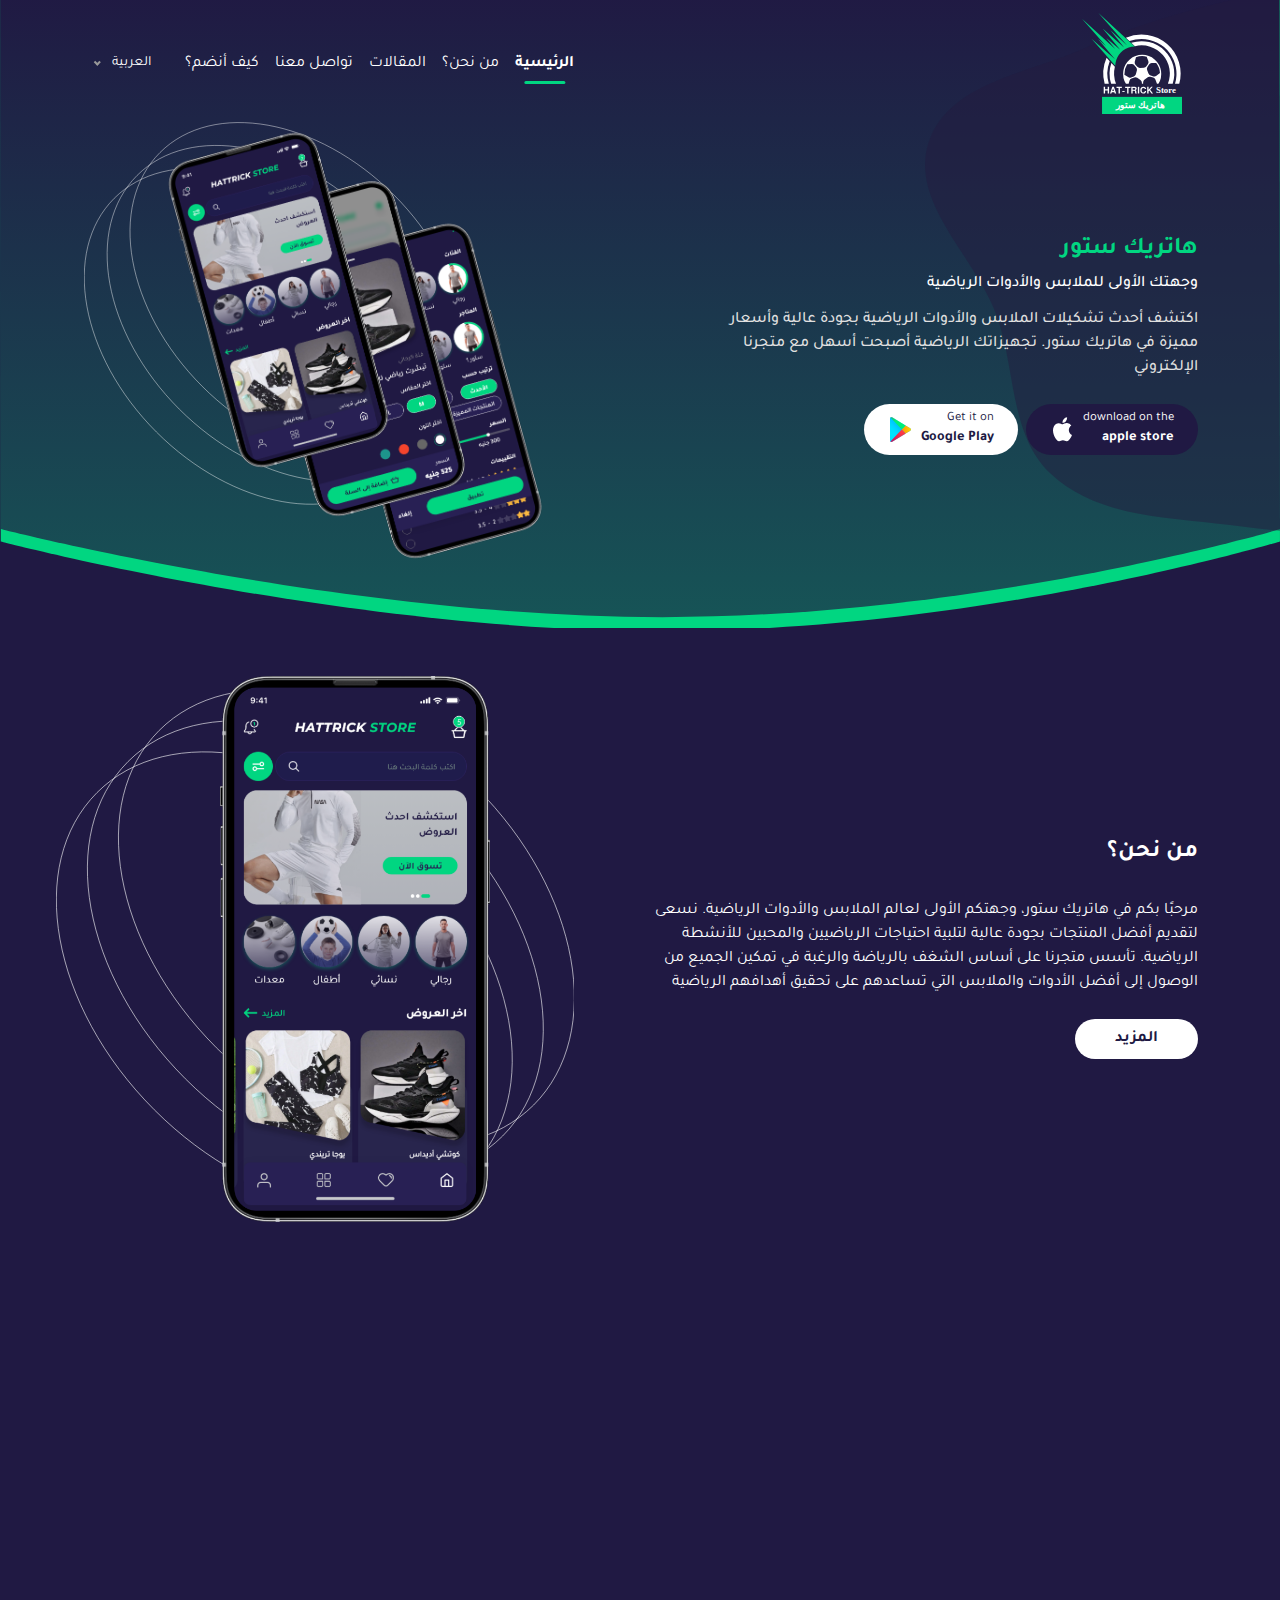
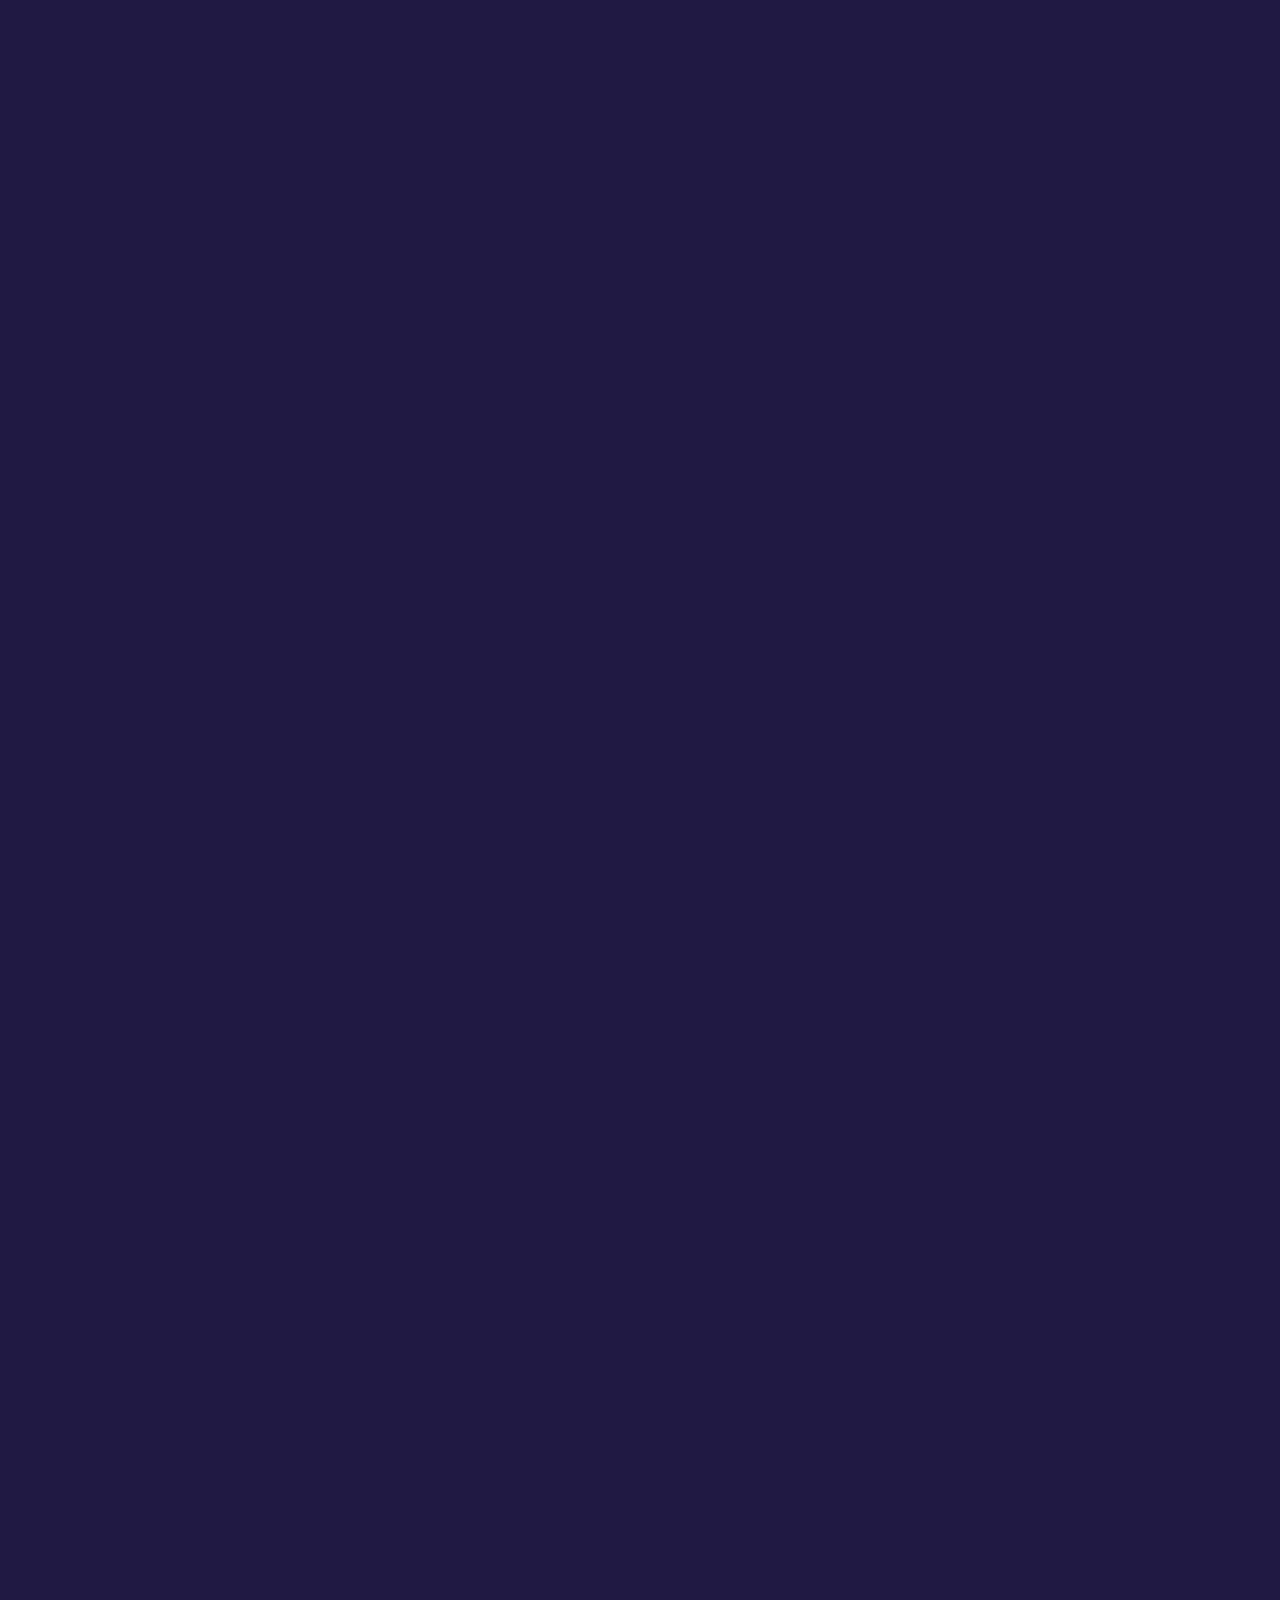
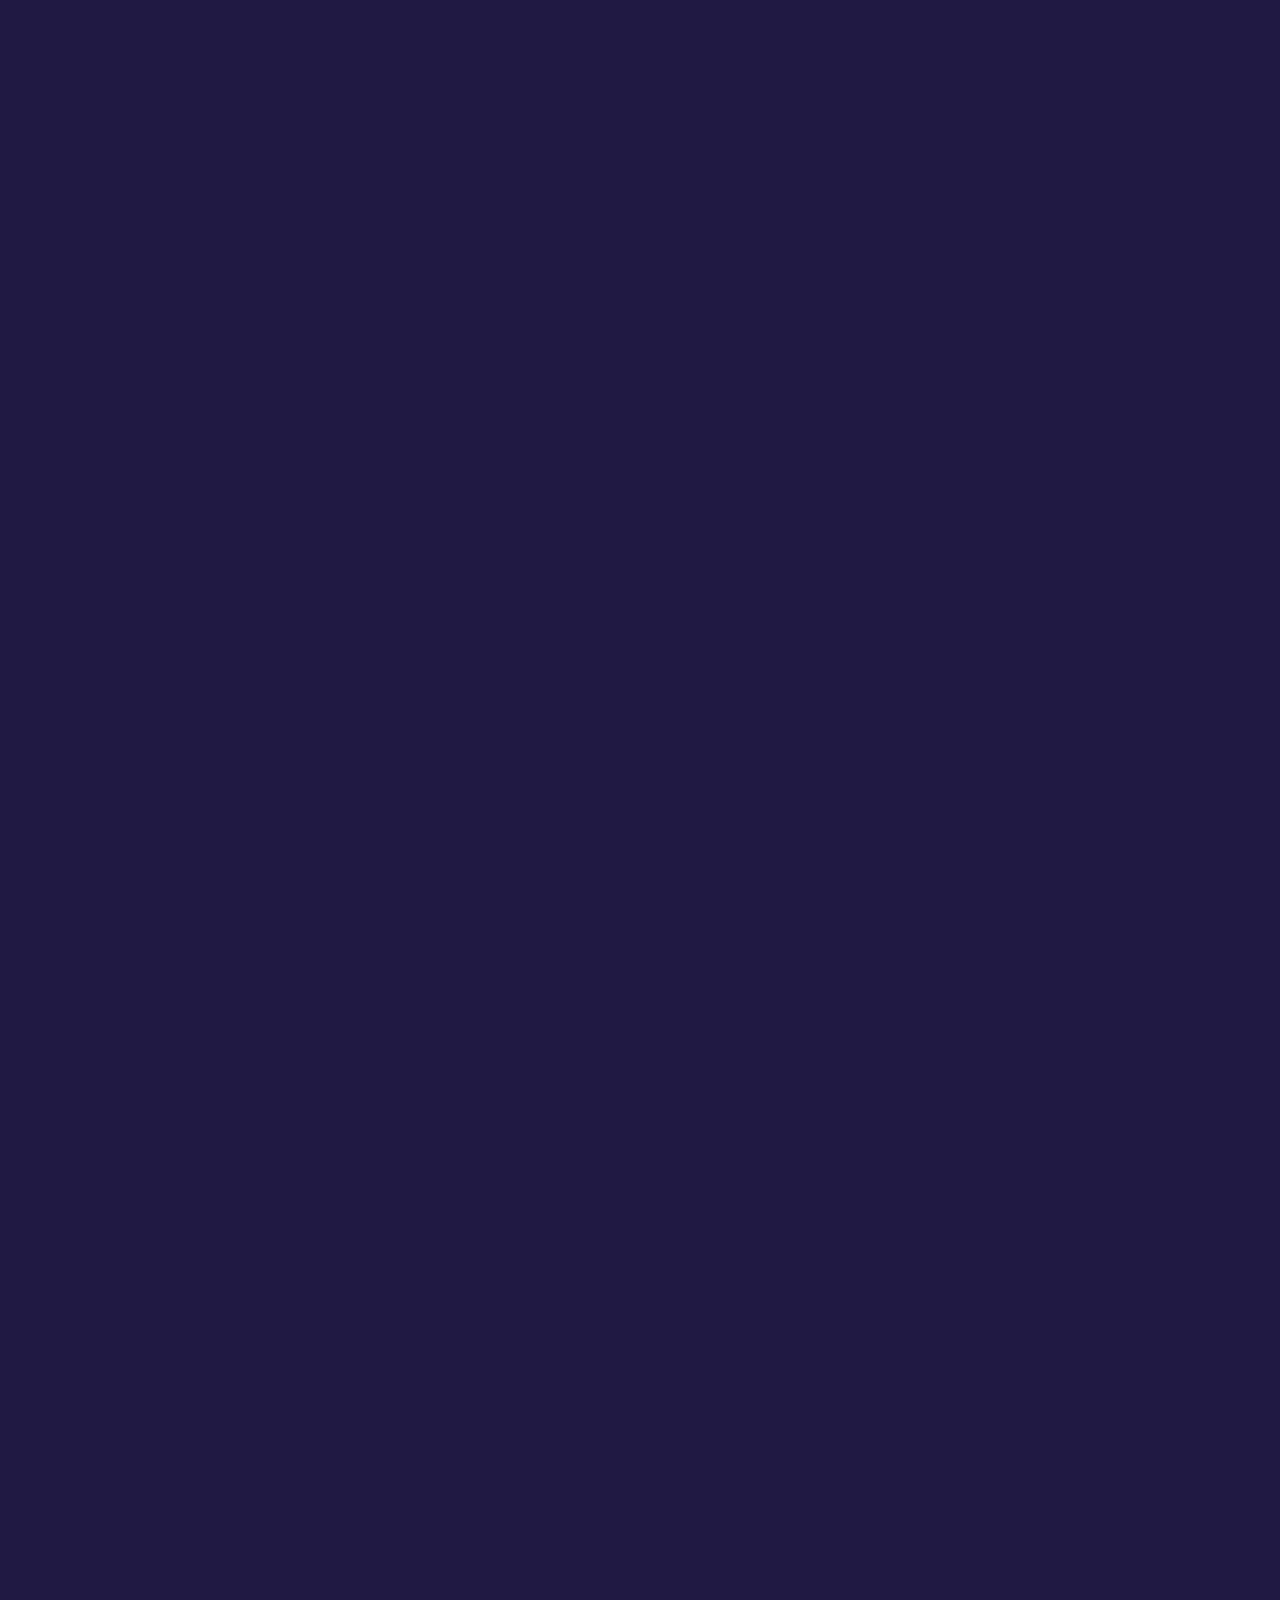
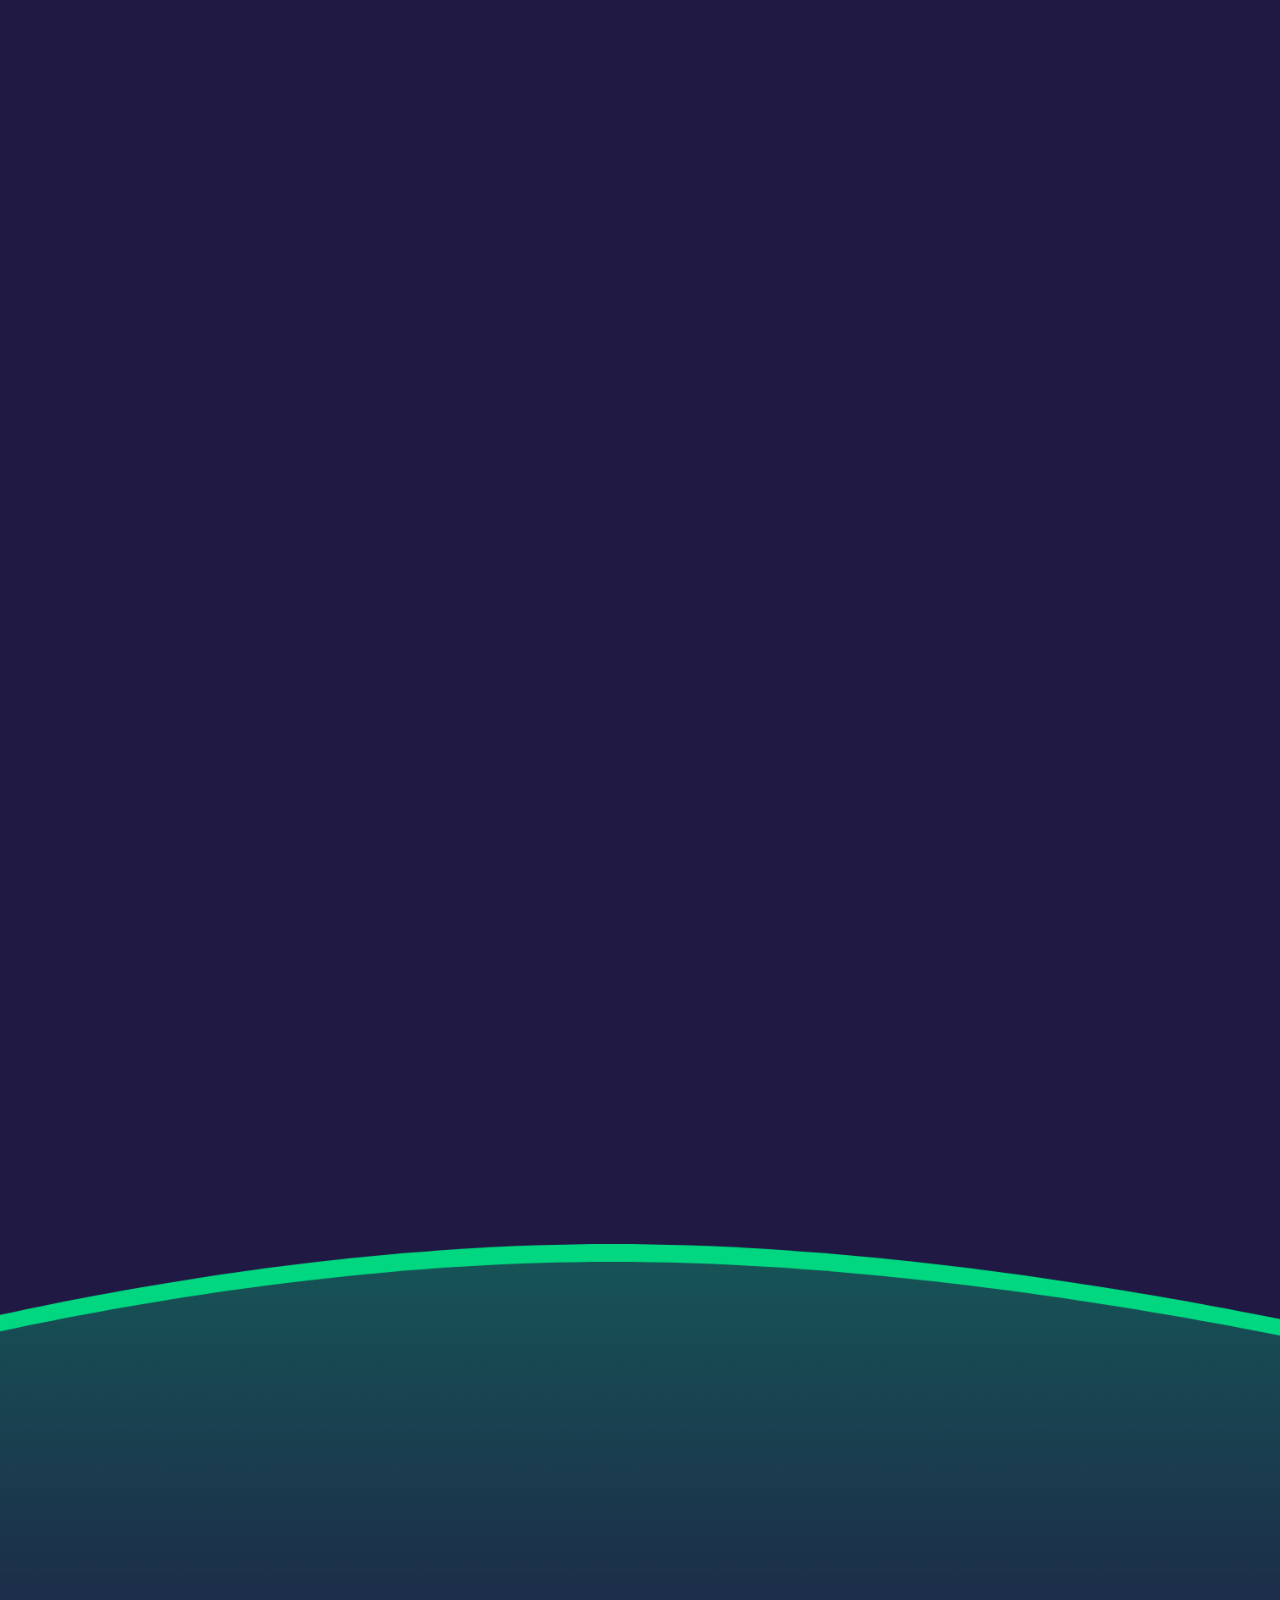
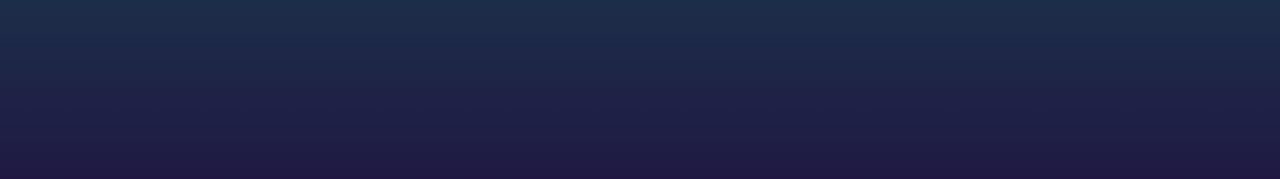
<file: index.html>
<!DOCTYPE html>
<html lang="ar" dir="rtl">

<head>
  <meta charset="UTF-8">
  <meta http-equiv="X-UA-Compatible" content="IE=edge">
  <meta name="viewport" content="width=device-width, initial-scale=1.0">
  <title>HATTRICK STORE</title>

  <link rel="icon" href="images/logo.svg">

  <!-- font awesome cdn link  -->
  <link rel="stylesheet" href="https://cdnjs.cloudflare.com/ajax/libs/font-awesome/6.5.1/css/all.min.css"
    integrity="sha512-DTOQO9RWCH3ppGqcWaEA1BIZOC6xxalwEsw9c2QQeAIftl+Vegovlnee1c9QX4TctnWMn13TZye+giMm8e2LwA=="
    crossorigin="anonymous" referrerpolicy="no-referrer">
  <!-- Bootstrap link  -->
  <!-- if lang == en -->
  <link rel="stylesheet" href="styles/plugin/bootstrap.min.css">
  <!-- if lang == ar -->
  <link rel="stylesheet" href="styles/plugin/bootstrap.rtl.min.css">
  <!-- bootstrap icon -->
  <link rel="stylesheet" href="styles/plugin/bootstrap-icons.min.css">
  <!-- animate link  -->
  <link rel="stylesheet" href="styles/plugin/animate.css" />
  <!-- nice select  -->
  <link rel="stylesheet" href="styles/plugin/nice-select.css">
  <!-- custom css file link  -->
  <link rel="stylesheet" href="styles/style.css">
</head>

<body>


  <header class="header-home">
    <nav class="navbar navbar-expand-lg ">
      <div class="container">
        <a class="navbar-brand" href="index.html">
          <img src="images/logo.svg" alt="">
        </a>
        <div class="d-flex items-center gap-2">
          <div class=" navbar-collapse ">
            <div class=" justify-content-between align-items-center w-100 mb-5 for-mobile">
              <a class="navbar-brand" href="index.html">
                <img src="images/logo.svg" alt="">
              </a>
              <button class="navbar-toggler" id="close">
                <i class="fas fa-close"></i>
              </button>
            </div>
            <ul class="navbar-nav  mb-2 mb-lg-0">
              <li class="nav-item">
                <a class="nav-link active" aria-current="page" href="index.html">الرئيسية</a>
              </li>
              <li class="nav-item">
                <a class="nav-link" href="about.html">من نحن؟</a>
              </li>
              <li class="nav-item">
                <a class="nav-link " href="articles.html">المقالات</a>
              </li>
              <li class="nav-item">
                <a class="nav-link" href="contact.html">تواصل معنا</a>
              </li>
              <li class="nav-item">
                <a class="nav-link" href="join.html">كيف أنضم؟</a>
              </li>
            </ul>
          </div>
          <select class="lang-select">
            <option value="ar">العربية</option>
            <option value="en">English</option>
          </select>
          <button class="navbar-toggler" id="nav-toggler">
            <i class="fas fa-bars"></i>
          </button>
          </divcl>
        </div>
    </nav>
    <div class="container" id="hero">
      <div class="row gy-4 align-items-center justify-content-between position-relative z-3">
        <div class="col-lg-6 wow fadeInDown">
          <div class="header-content">
            <h1 class="hero-title">هاتريك ستور</h1>
            <p class="content-first">وجهتك الأولى للملابس والأدوات الرياضية</p>
            <p class="content-seconed">اكتشف أحدث تشكيلات الملابس والأدوات الرياضية بجودة عالية وأسعار مميزة في هاتريك
              ستور. تجهيزاتك الرياضية
              أصبحت أسهل مع متجرنا الإلكتروني</p>
            <div class="download-app mt-4">
              <div class="d-flex flex-wrap gap-2">
                <a href="#" class="install apple-install in-header">
                  <div class="text">
                    <p>download on the</p>
                    <p>apple store</p>
                  </div>
                  <img src="images/apple.svg" alt="">
                </a>
                <a href="#" class="install android-install">
                  <div class="text">
                    <p>Get it on</p>
                    <p>Google Play</p>
                  </div>
                  <img src="images/android.svg" alt="">
                </a>
              </div>
            </div>
          </div>
        </div>
        <div class="col-lg-6 wow fadeInDown">
          <div class="header-img img">
            <svg class="main-layer" xmlns="http://www.w3.org/2000/svg" width="851.589" height="851.593"
              viewBox="0 0 851.589 851.593">
              <g id="Group_76651" data-name="Group 76651" transform="translate(-97.175 -92.175)">
                <path id="Path_1976" data-name="Path 1976"
                  d="M685.414,317.6c84.952,84.952,137.914,185.759,154.9,280.039S838.3,779.6,779.447,838.447s-146.522,77.852-240.8,60.867S343.555,829.366,258.6,744.414,120.69,558.655,103.7,464.376s2.016-181.956,60.866-240.8,146.522-77.852,240.8-60.866S600.463,232.652,685.414,317.6Z"
                  transform="translate(0 37.927)" fill="none" stroke="#fff" stroke-width="1" />
                <path id="Path_1977" data-name="Path 1977"
                  d="M717.414,285.6c84.951,84.952,137.914,185.759,154.9,280.039S870.3,747.6,811.447,806.447s-146.522,77.852-240.8,60.866S375.555,797.366,290.6,712.414,152.69,526.655,135.7,432.376s2.016-181.956,60.866-240.8,146.522-77.852,240.8-60.866S632.463,200.652,717.414,285.6Z"
                  transform="translate(18.964 18.964)" fill="none" stroke="#fff" stroke-width="1" />
                <path id="Path_1978" data-name="Path 1978"
                  d="M749.414,253.6c84.952,84.952,137.914,185.759,154.9,280.039S902.3,715.6,843.447,774.447s-146.522,77.852-240.8,60.867S407.555,765.366,322.6,680.414,184.69,494.655,167.7,400.376s2.016-181.956,60.866-240.8S375.093,81.72,469.376,98.7,664.463,168.652,749.414,253.6Z"
                  transform="translate(37.927)" fill="none" stroke="#fff" stroke-width="1" />
              </g>
            </svg>
            <img src="images/hero-mobile.png" alt="">
          </div>
        </div>
      </div>
    </div>
  </header>

  <main>

    <!-- ========== about section ========= -->
    <section class="about">
      <div class="container">
        <div class="row gy-4 align-items-center">
          <div class="col-md-6 wow fadeInDown">
            <div class="content">
              <h4 class="sec-title">من نحن؟</h4>
              <p class="my-4">
                مرحبًا بكم في هاتريك ستور، وجهتكم الأولى لعالم الملابس والأدوات الرياضية. نسعى لتقديم أفضل المنتجات
                بجودة عالية لتلبية احتياجات الرياضيين والمحبين للأنشطة الرياضية. تأسس متجرنا على أساس الشغف بالرياضة
                والرغبة في تمكين الجميع من الوصول إلى أفضل الأدوات والملابس التي تساعدهم على تحقيق أهدافهم الرياضية
              </p>
              <a href="about.html" class="btn main-btn styled">المزيد</a>
            </div>
          </div>
          <div class="col-md-6 flex-center wow fadeInDown">
            <div class="img position-relative mobile-img ">
              <svg class="main-layer mobile-left" xmlns="http://www.w3.org/2000/svg" width="851.589" height="851.593"
                viewBox="0 0 851.589 851.593">
                <g id="Group_76651" data-name="Group 76651" transform="translate(-97.175 -92.175)">
                  <path id="Path_1976" data-name="Path 1976"
                    d="M685.414,317.6c84.952,84.952,137.914,185.759,154.9,280.039S838.3,779.6,779.447,838.447s-146.522,77.852-240.8,60.867S343.555,829.366,258.6,744.414,120.69,558.655,103.7,464.376s2.016-181.956,60.866-240.8,146.522-77.852,240.8-60.866S600.463,232.652,685.414,317.6Z"
                    transform="translate(0 37.927)" fill="none" stroke="#fff" stroke-width="1" />
                  <path id="Path_1977" data-name="Path 1977"
                    d="M717.414,285.6c84.951,84.952,137.914,185.759,154.9,280.039S870.3,747.6,811.447,806.447s-146.522,77.852-240.8,60.866S375.555,797.366,290.6,712.414,152.69,526.655,135.7,432.376s2.016-181.956,60.866-240.8,146.522-77.852,240.8-60.866S632.463,200.652,717.414,285.6Z"
                    transform="translate(18.964 18.964)" fill="none" stroke="#fff" stroke-width="1" />
                  <path id="Path_1978" data-name="Path 1978"
                    d="M749.414,253.6c84.952,84.952,137.914,185.759,154.9,280.039S902.3,715.6,843.447,774.447s-146.522,77.852-240.8,60.867S407.555,765.366,322.6,680.414,184.69,494.655,167.7,400.376s2.016-181.956,60.866-240.8S375.093,81.72,469.376,98.7,664.463,168.652,749.414,253.6Z"
                    transform="translate(37.927)" fill="none" stroke="#fff" stroke-width="1" />
                </g>
              </svg>
              <img src="images/about-mobile.png" alt="">
            </div>
          </div>
        </div>
      </div>
    </section>



    <!-- =========== services ========== -->
    <section class="services">
      <div class="container">
        <h4 class="sec-title text-center wow fadeInDown">نحن نوفر أنواع مختلفة من الخدمات لك</h4>
        <div class="row gy-4 align-items-stretch">
          <div class="col-md-4 wow fadeInDown">
            <div class="card">
              <div class="card-img">
                <div class="overlay" style="background: url('./images/card-back.png');"></div>
                <img src="images/mobile.png" alt="">
              </div>
              <div class=" card-body">
                <h5 class="title">واجهة المستخدم الفريدة للتطبيق</h5>
                <p class="desc">إنها حقيقة ثابتة منذ زمن طويل أن المحتوى المقروء للصفحة سوف يصرف انتباه القارئ عند النظر
                  إلى تخطيطها.
                </p>
              </div>
            </div>
          </div>
          <div class="col-md-4 wow fadeInDown">
            <div class="card">
              <div class="card-img">
                <div class="overlay" style="background: url('./images/card-back.png');"></div>
                <img src="images/Dashboard.png" alt="">
              </div>
              <div class="card-body">
                <h5 class="title">لوحة تحكم مميزة</h5>
                <p class="desc">إنها حقيقة ثابتة منذ زمن طويل أن المحتوى المقروء للصفحة سوف يصرف انتباه القارئ عند النظر
                  إلى تخطيطها.
                </p>
              </div>
            </div>
          </div>
          <div class="col-md-4 wow fadeInDown">
            <div class="card">
              <div class="card-img">
                <div class="overlay" style="background: url('./images/card-back.png');"></div>
                <img src="images/web-app.png" alt="">
              </div>
              <div class="card-body">
                <h5 class="title">تطبيق مناسب مع جميع الجوالات</h5>
                <p class="desc">إنها حقيقة ثابتة منذ زمن طويل أن المحتوى المقروء للصفحة سوف يصرف انتباه القارئ عند النظر
                  إلى تخطيطها.
                </p>
              </div>
            </div>
          </div>
        </div>
      </div>
    </section>


    <!-- ========== why-us section ========= -->
    <section class="why-us">
      <div class="container">
        <div class="row gy-4 align-items-center">
          <div class="col-md-6 flex-center wow fadeInDown">
            <div class="img position-relative mobile-img">
              <svg class="main-layer" xmlns="http://www.w3.org/2000/svg" width="851.589" height="851.593"
                viewBox="0 0 851.589 851.593">
                <g id="Group_76651" data-name="Group 76651" transform="translate(-97.175 -92.175)">
                  <path id="Path_1976" data-name="Path 1976"
                    d="M685.414,317.6c84.952,84.952,137.914,185.759,154.9,280.039S838.3,779.6,779.447,838.447s-146.522,77.852-240.8,60.867S343.555,829.366,258.6,744.414,120.69,558.655,103.7,464.376s2.016-181.956,60.866-240.8,146.522-77.852,240.8-60.866S600.463,232.652,685.414,317.6Z"
                    transform="translate(0 37.927)" fill="none" stroke="#fff" stroke-width="1" />
                  <path id="Path_1977" data-name="Path 1977"
                    d="M717.414,285.6c84.951,84.952,137.914,185.759,154.9,280.039S870.3,747.6,811.447,806.447s-146.522,77.852-240.8,60.866S375.555,797.366,290.6,712.414,152.69,526.655,135.7,432.376s2.016-181.956,60.866-240.8,146.522-77.852,240.8-60.866S632.463,200.652,717.414,285.6Z"
                    transform="translate(18.964 18.964)" fill="none" stroke="#fff" stroke-width="1" />
                  <path id="Path_1978" data-name="Path 1978"
                    d="M749.414,253.6c84.952,84.952,137.914,185.759,154.9,280.039S902.3,715.6,843.447,774.447s-146.522,77.852-240.8,60.867S407.555,765.366,322.6,680.414,184.69,494.655,167.7,400.376s2.016-181.956,60.866-240.8S375.093,81.72,469.376,98.7,664.463,168.652,749.414,253.6Z"
                    transform="translate(37.927)" fill="none" stroke="#fff" stroke-width="1" />
                </g>
              </svg>
              <img src="images/about-mobile.png" alt="">
            </div>
          </div>
          <div class="col-md-6 wow fadeInDown">
            <div class="content">
              <h4 class="sec-title">لماذا هاتريك ستور؟</h4>
              <p class="my-4">
                هاتريك ستور هو الخيار الأمثل لعشاق الرياضة واللياقة البدنية. نحن نقدم لكم تجربة تسوق فريدة تجمع بين
                الجودة العالية والتنوع الكبير في المنتجات. سواء كنت تبحث عن أحدث صيحات الملابس الرياضية أو الأدوات
                والمعدات التي تساعدك على تحسين أدائك الرياضي، ستجد كل ما تحتاجه في متجرنا. نحن نحرص على اختيار أفضل
                العلامات التجارية لضمان حصولك على منتجات متينة وموثوقة. بالإضافة إلى ذلك، نقدم أسعارًا تنافسية لنضمن لكم
                قيمة ممتازة مقابل المال. فريق خدمة العملاء لدينا دائماً مستعد لمساعدتكم وتقديم الدعم اللازم لضمان تجربة
                تسوق سلسة وممتعة. اختر هاتريك ستور، وتمتع بأفضل المنتجات والخدمات التي تستحقها
              </p>
              <a href="about.html" class="btn main-btn styled">المزيد</a>
            </div>
          </div>
        </div>
      </div>
    </section>


    <!-- ========== how-join section ========= -->
    <section class="how-join">
      <div class="container">
        <div class="row gy-4 align-items-center">
          <div class="col-md-6 wow fadeInDown">
            <div class="content">
              <h4 class="sec-title">كيف انضم؟</h4>
              <p class="my-4">
                الانضمام إلى هاتريك ستور هو عملية سهلة وبسيطة تضمن لك تجربة تسوق ممتعة ومريحة. كل ما عليك فعله هو
                التسجيل في الموقع من خلال إدخال معلوماتك الأساسية مثل الاسم والبريد الإلكتروني وكلمة المرور، أو يمكنك
                التسجيل بسرعة باستخدام حسابات وسائل التواصل الاجتماعي. بعد إنشاء حسابك، يمكنك البدء في استكشاف مجموعتنا
                الواسعة والمتنوعة من الملابس والأدوات الرياضية. تصفح الفئات المختلفة واستخدم الفلاتر للوصول إلى المنتجات
                التي تلبي احتياجاتك بسهولة. عند العثور على المنتجات التي ترغب في شرائها، يمكنك إضافتها إلى سلة التسوق
                الخاصة بك. بمجرد الانتهاء من التسوق، انتقل إلى صفحة السلة لإتمام عملية الشراء بسهولة وأمان. نحن نحرص على
                تقديم تجربة تسوق سلسة ومريحة لضمان رضاك التام. انضم إلى هاتريك ستور اليوم واستمتع بأفضل المنتجات
                الرياضية والخدمات التي تستحقها
              </p>
              <a href="about.html" class="btn main-btn styled">المزيد</a>
            </div>
          </div>
          <div class="col-md-6 flex-center wow fadeInDown">
            <div class="img position-relative ">
              <img src="images/join.png" alt="">
            </div>
          </div>
        </div>
      </div>
    </section>


    <!-- ========== articles ==========  -->
    <section class="articles">
      <div class="container">
        <h4 class="sec-title wow fadeInDown">المقالات</h4>
        <div class="row gy-4 align-items-stretch list">
          <div class="col-md-4 wow fadeInDown">
            <a class="card" href="single-article.html">
              <div class="card-img">
                <img src="images/article.png" alt="">
              </div>
              <div class="card-body">
                <h5 class="title">هو ببساطة نص شكلي</h5>
                <p class="desc">وعند موافقه العميل المبدئيه على التصميم يتم ازالة هذا النص من التصميم ويتم وضع النصوص
                  النهائية
                  المطلوبة
                </p>
              </div>
              <div class="card-footer">
                <div class="date">
                  <i class="bi bi-calendar"></i>
                  <span>15 مايو 2024</span>
                </div>
              </div>
            </a>
          </div>
          <div class="col-md-4 wow fadeInDown">
            <a class="card" href="single-article.html">
              <div class="card-img">
                <img src="images/article.png" alt="">
              </div>
              <div class="card-body">
                <h5 class="title">هو ببساطة نص شكلي</h5>
                <p class="desc">وعند موافقه العميل المبدئيه على التصميم يتم ازالة هذا النص من التصميم ويتم وضع النصوص
                  النهائية
                  المطلوبة
                </p>
              </div>
              <div class="card-footer">
                <div class="date">
                  <i class="bi bi-calendar"></i>
                  <span>15 مايو 2024</span>
                </div>
              </div>
            </a>
          </div>
          <div class="col-md-4 wow fadeInDown">
            <a class="card" href="single-article.html">
              <div class="card-img">
                <img src="images/article.png" alt="">
              </div>
              <div class="card-body">
                <h5 class="title">هو ببساطة نص شكلي</h5>
                <p class="desc">وعند موافقه العميل المبدئيه على التصميم يتم ازالة هذا النص من التصميم ويتم وضع النصوص
                  النهائية
                  المطلوبة
                </p>
              </div>
              <div class="card-footer">
                <div class="date">
                  <i class="bi bi-calendar"></i>
                  <span>15 مايو 2024</span>
                </div>
              </div>
            </a>
          </div>
        </div>
      </div>
    </section>

    <!-- ========== screens =========  -->
    <section class="screens">
      <div class="container">
        <h4 class="sec-title text-center wow fadeInUp">شاشات التطبيق</h4>
        <img src="images/screens.png" class="wow fadeInUp" alt="">
      </div>
    </section>

  </main>

  <footer>

    <div class="container">
      <a href="index.html" class="footer-logo wow fadeInUp">
        <img src="images/logo.svg" alt="logo">
      </a>
      <div class="d-flex justify-content-between align-items-center flex-wrap gap-5 wow fadeInUp">
        <div class="download-app">
          <h4 class="mb-3 text-center">يمكنك تحميل التطبيق الآن من خلال</h4>
          <div class="d-flex flex-wrap gap-2">
            <a href="#" class="install apple-install">
              <div class="text">
                <p>download on the</p>
                <p>apple store</p>
              </div>
              <img src="images/apple.svg" alt="">
            </a>
            <a href="#" class="install android-install">
              <div class="text">
                <p>Get it on</p>
                <p>Google Play</p>
              </div>
              <img src="images/android.svg" alt="">
            </a>
          </div>
        </div>
        <div class=" mail-subscribe">
          <h4 class="mb-3 text-center">الاشتراك في النشرة البريدية</h4>
          <form action="" class="form subscribtion-form">
            <input type="email" class="form-control" placeholder="البريد الإلكتروني">
            <button type="submit" class="btn secondary-btn">ارسال</button>
          </form>
        </div>
      </div>
    </div>


    <div class="rights">
      <div class="container">
        <div class="d-flex flex-wrap justify-content-between align-items-center gap-2 wow fadeInDown">
          <a class="smartV-link" href="https://smartvision4p.com/" target="_blank">
            <span>جميع الحقوق محفوظة لموقع سمارت فيجن للبرمجيات</span>
            <img src="images/smart.svg" alt="">
          </a>
          <div class="links rights-links d-flex gap-2">
            <a href="privacy.html">سياسة الخصوصية</a>
            <span class="divide">|</span>
            <a href="rules.html">الشروط والأحكام</a>
          </div>
        </div>
      </div>
    </div>
  </footer>







  <!-- jQuery script -->
  <script src="js/jquery-3.6.0.min.js"></script>
  <!-- bootstrap script -->
  <script src="js/bootstrap.bundle.min.js"></script>
  <!-- wow script -->
  <script src="js/wow.min.js"></script>
  <!-- nice select  -->
  <script src="js/jquery.nice-select.min.js"></script>
  <!-- custom js file link  -->
  <script src="js/script.js"></script>

</body>

</html>
</file>
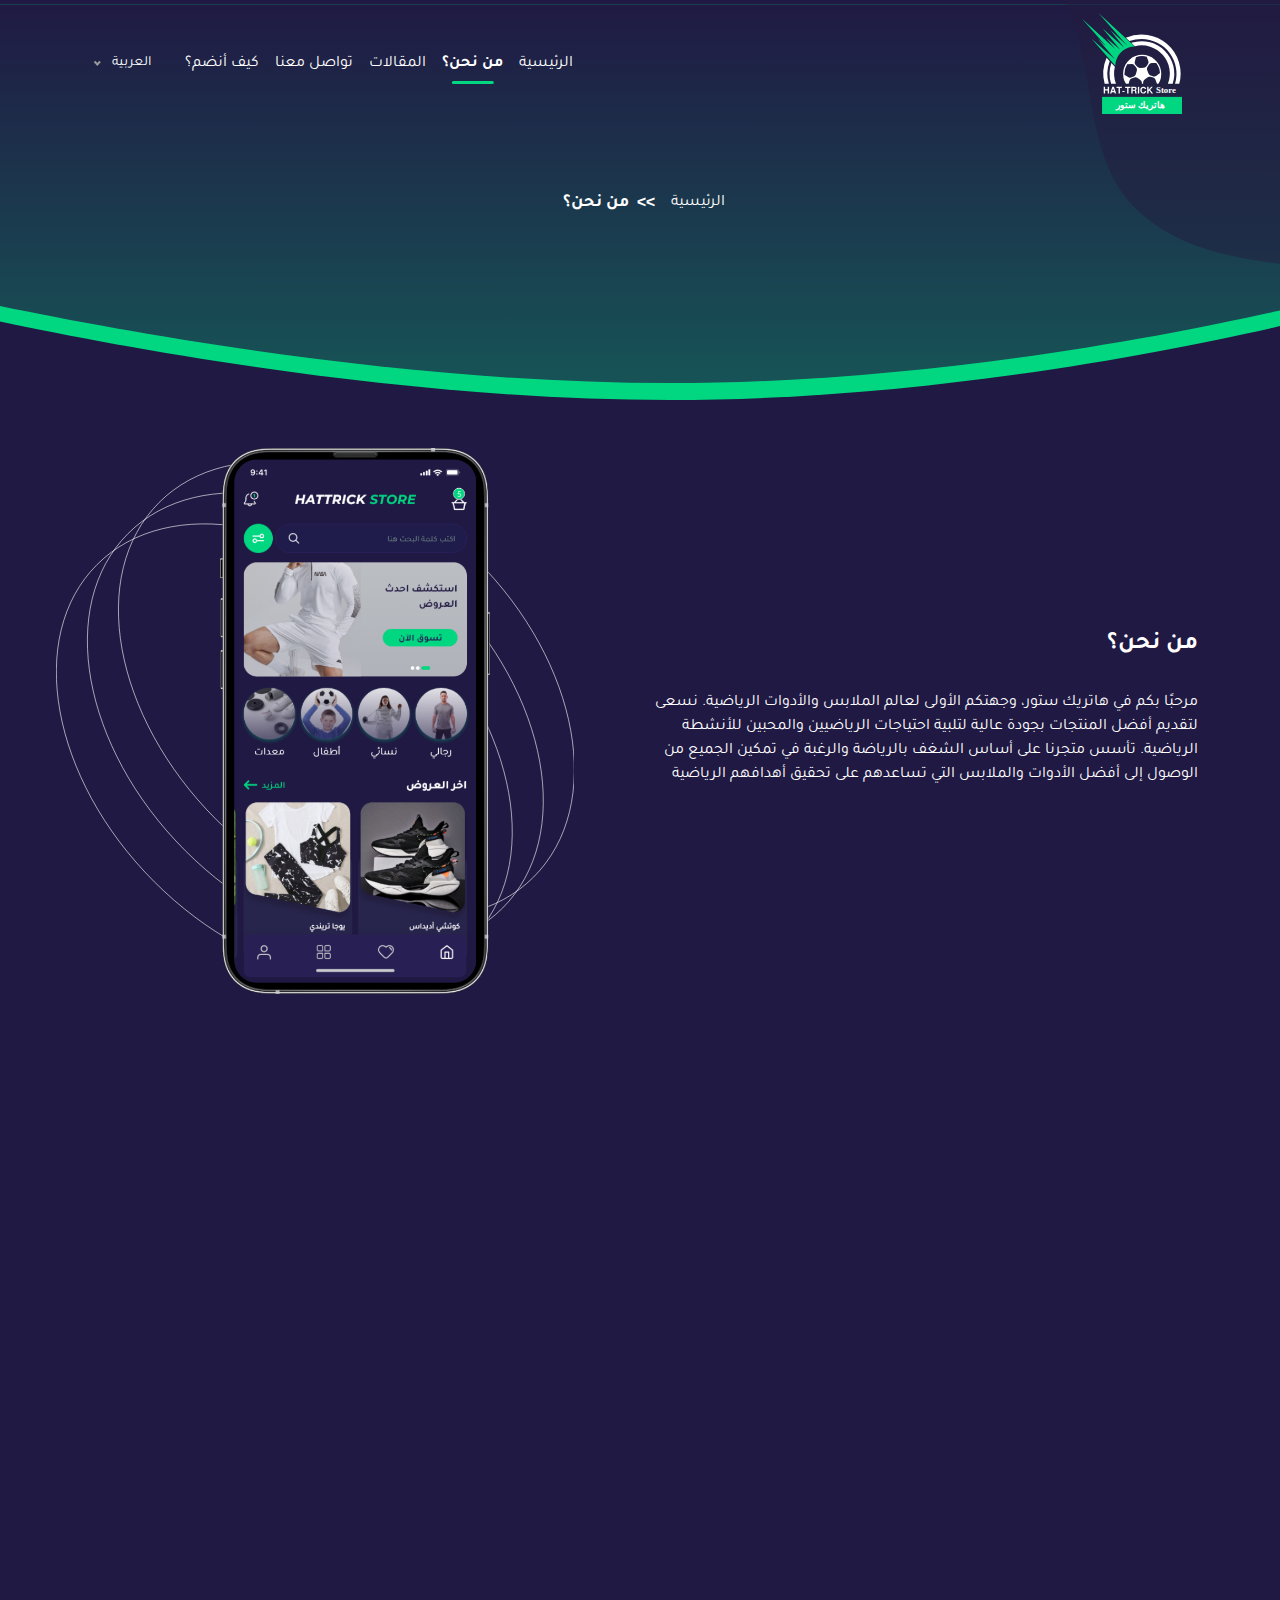
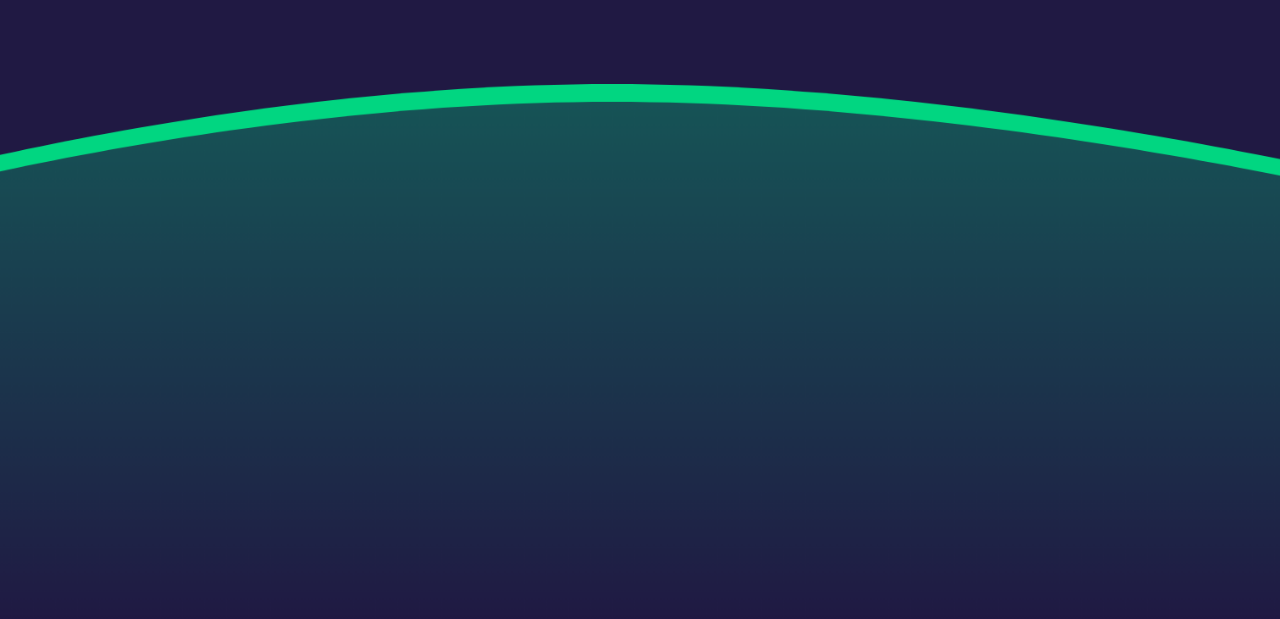
<file: about.html>
<!DOCTYPE html>
<html lang="ar" dir="rtl">

<head>
  <meta charset="UTF-8">
  <meta http-equiv="X-UA-Compatible" content="IE=edge">
  <meta name="viewport" content="width=device-width, initial-scale=1.0">
  <title>HATTRICK STORE</title>

  <link rel="icon" href="images/logo.svg">

  <!-- font awesome cdn link  -->
  <link rel="stylesheet" href="https://cdnjs.cloudflare.com/ajax/libs/font-awesome/6.5.1/css/all.min.css"
    integrity="sha512-DTOQO9RWCH3ppGqcWaEA1BIZOC6xxalwEsw9c2QQeAIftl+Vegovlnee1c9QX4TctnWMn13TZye+giMm8e2LwA=="
    crossorigin="anonymous" referrerpolicy="no-referrer">
  <!-- Bootstrap link  -->
  <!-- if lang == en -->
  <link rel="stylesheet" href="styles/plugin/bootstrap.min.css">
  <!-- if lang == ar -->
  <link rel="stylesheet" href="styles/plugin/bootstrap.rtl.min.css">
  <!-- bootstrap icon -->
  <link rel="stylesheet" href="styles/plugin/bootstrap-icons.min.css">
  <!-- animate link  -->
  <link rel="stylesheet" href="styles/plugin/animate.css" />
  <!-- nice select  -->
  <link rel="stylesheet" href="styles/plugin/nice-select.css">
  <!-- custom css file link  -->
  <link rel="stylesheet" href="styles/style.css">
</head>

<body>


  <header class="">
    <nav class="navbar navbar-expand-lg ">
      <div class="container">
        <a class="navbar-brand" href="index.html">
          <img src="images/logo.svg" alt="">
        </a>
        <div class="d-flex items-center gap-2">
          <div class=" navbar-collapse ">
            <div class=" justify-content-between align-items-center w-100 mb-5 for-mobile">
              <a class="navbar-brand" href="index.html">
                <img src="images/logo.svg" alt="">
              </a>
              <button class="navbar-toggler" id="close">
                <i class="fas fa-close"></i>
              </button>
            </div>
            <ul class="navbar-nav  mb-2 mb-lg-0">
              <li class="nav-item">
                <a class="nav-link " aria-current="page" href="index.html">الرئيسية</a>
              </li>
              <li class="nav-item">
                <a class="nav-link active" href="about.html">من نحن؟</a>
              </li>
              <li class="nav-item">
                <a class="nav-link " href="articles.html">المقالات</a>
              </li>
              <li class="nav-item">
                <a class="nav-link" href="contact.html">تواصل معنا</a>
              </li>
              <li class="nav-item">
                <a class="nav-link" href="join.html">كيف أنضم؟</a>
              </li>
            </ul>
          </div>
          <select class="lang-select">
            <option value="ar">العربية</option>
            <option value="en">English</option>
          </select>
          <button class="navbar-toggler" id="nav-toggler">
            <i class="fas fa-bars"></i>
          </button>
          </divcl>
        </div>
    </nav>
    <nav aria-label="breadcrumb" class="wow fadeInUp">
      <ol class="breadcrumb">
        <li class="breadcrumb-item"><a href="#">الرئيسية</a></li>
        <li class="breadcrumb-item active" aria-current="page"> من نحن؟</li>
      </ol>
    </nav>
  </header>

  <main>



    <!-- ========== about section ========= -->
    <section class="about">
      <div class="container">
        <div class="row gy-4 align-items-center">
          <div class="col-md-6 wow fadeInDown">
            <div class="content">
              <h4 class="sec-title">من نحن؟</h4>
              <p class="my-4">
                مرحبًا بكم في هاتريك ستور، وجهتكم الأولى لعالم الملابس والأدوات الرياضية. نسعى لتقديم أفضل المنتجات
                بجودة عالية لتلبية احتياجات الرياضيين والمحبين للأنشطة الرياضية. تأسس متجرنا على أساس الشغف بالرياضة
                والرغبة في تمكين الجميع من الوصول إلى أفضل الأدوات والملابس التي تساعدهم على تحقيق أهدافهم الرياضية
              </p>
            </div>
          </div>
          <div class="col-md-6 flex-center wow fadeInDown">
            <div class="img position-relative mobile-img ">
              <svg class="main-layer mobile-left" xmlns="http://www.w3.org/2000/svg" width="851.589" height="851.593"
                viewBox="0 0 851.589 851.593">
                <g id="Group_76651" data-name="Group 76651" transform="translate(-97.175 -92.175)">
                  <path id="Path_1976" data-name="Path 1976"
                    d="M685.414,317.6c84.952,84.952,137.914,185.759,154.9,280.039S838.3,779.6,779.447,838.447s-146.522,77.852-240.8,60.867S343.555,829.366,258.6,744.414,120.69,558.655,103.7,464.376s2.016-181.956,60.866-240.8,146.522-77.852,240.8-60.866S600.463,232.652,685.414,317.6Z"
                    transform="translate(0 37.927)" fill="none" stroke="#fff" stroke-width="1" />
                  <path id="Path_1977" data-name="Path 1977"
                    d="M717.414,285.6c84.951,84.952,137.914,185.759,154.9,280.039S870.3,747.6,811.447,806.447s-146.522,77.852-240.8,60.866S375.555,797.366,290.6,712.414,152.69,526.655,135.7,432.376s2.016-181.956,60.866-240.8,146.522-77.852,240.8-60.866S632.463,200.652,717.414,285.6Z"
                    transform="translate(18.964 18.964)" fill="none" stroke="#fff" stroke-width="1" />
                  <path id="Path_1978" data-name="Path 1978"
                    d="M749.414,253.6c84.952,84.952,137.914,185.759,154.9,280.039S902.3,715.6,843.447,774.447s-146.522,77.852-240.8,60.867S407.555,765.366,322.6,680.414,184.69,494.655,167.7,400.376s2.016-181.956,60.866-240.8S375.093,81.72,469.376,98.7,664.463,168.652,749.414,253.6Z"
                    transform="translate(37.927)" fill="none" stroke="#fff" stroke-width="1" />
                </g>
              </svg>
              <img src="images/about-mobile.png" alt="">
            </div>
          </div>
        </div>
      </div>
    </section>




    <!-- ========== why-us section ========= -->
    <section class="why-us">
      <div class="container">
        <div class="row gy-4 align-items-center">
          <div class="col-md-6 flex-center wow fadeInDown">
            <div class="img position-relative mobile-img">
              <svg class="main-layer" xmlns="http://www.w3.org/2000/svg" width="851.589" height="851.593"
                viewBox="0 0 851.589 851.593">
                <g id="Group_76651" data-name="Group 76651" transform="translate(-97.175 -92.175)">
                  <path id="Path_1976" data-name="Path 1976"
                    d="M685.414,317.6c84.952,84.952,137.914,185.759,154.9,280.039S838.3,779.6,779.447,838.447s-146.522,77.852-240.8,60.867S343.555,829.366,258.6,744.414,120.69,558.655,103.7,464.376s2.016-181.956,60.866-240.8,146.522-77.852,240.8-60.866S600.463,232.652,685.414,317.6Z"
                    transform="translate(0 37.927)" fill="none" stroke="#fff" stroke-width="1" />
                  <path id="Path_1977" data-name="Path 1977"
                    d="M717.414,285.6c84.951,84.952,137.914,185.759,154.9,280.039S870.3,747.6,811.447,806.447s-146.522,77.852-240.8,60.866S375.555,797.366,290.6,712.414,152.69,526.655,135.7,432.376s2.016-181.956,60.866-240.8,146.522-77.852,240.8-60.866S632.463,200.652,717.414,285.6Z"
                    transform="translate(18.964 18.964)" fill="none" stroke="#fff" stroke-width="1" />
                  <path id="Path_1978" data-name="Path 1978"
                    d="M749.414,253.6c84.952,84.952,137.914,185.759,154.9,280.039S902.3,715.6,843.447,774.447s-146.522,77.852-240.8,60.867S407.555,765.366,322.6,680.414,184.69,494.655,167.7,400.376s2.016-181.956,60.866-240.8S375.093,81.72,469.376,98.7,664.463,168.652,749.414,253.6Z"
                    transform="translate(37.927)" fill="none" stroke="#fff" stroke-width="1" />
                </g>
              </svg>
              <img src="images/about-mobile.png" alt="">
            </div>
          </div>
          <div class="col-md-6 wow fadeInDown">
            <div class="content">
              <h4 class="sec-title">لماذا هاتريك ستور؟</h4>
              <p class="my-4">
                هاتريك ستور هو الخيار الأمثل لعشاق الرياضة واللياقة البدنية. نحن نقدم لكم تجربة تسوق فريدة تجمع بين
                الجودة العالية والتنوع الكبير في المنتجات. سواء كنت تبحث عن أحدث صيحات الملابس الرياضية أو الأدوات
                والمعدات التي تساعدك على تحسين أدائك الرياضي، ستجد كل ما تحتاجه في متجرنا. نحن نحرص على اختيار أفضل
                العلامات التجارية لضمان حصولك على منتجات متينة وموثوقة. بالإضافة إلى ذلك، نقدم أسعارًا تنافسية لنضمن لكم
                قيمة ممتازة مقابل المال. فريق خدمة العملاء لدينا دائماً مستعد لمساعدتكم وتقديم الدعم اللازم لضمان تجربة
                تسوق سلسة وممتعة. اختر هاتريك ستور، وتمتع بأفضل المنتجات والخدمات التي تستحقها
              </p>
            </div>
          </div>
        </div>
      </div>
    </section>


  </main>

  <footer>

    <div class="container">
      <a href="index.html" class="footer-logo wow fadeInUp">
        <img src="images/logo.svg" alt="logo">
      </a>
      <div class="d-flex justify-content-between align-items-center flex-wrap gap-5 wow fadeInUp">
        <div class="download-app">
          <h4 class="mb-3 text-center">يمكنك تحميل التطبيق الآن من خلال</h4>
          <div class="d-flex flex-wrap gap-2">
            <a href="#" class="install apple-install">
              <div class="text">
                <p>download on the</p>
                <p>apple store</p>
              </div>
              <img src="images/apple.svg" alt="">
            </a>
            <a href="#" class="install android-install">
              <div class="text">
                <p>Get it on</p>
                <p>Google Play</p>
              </div>
              <img src="images/android.svg" alt="">
            </a>
          </div>
        </div>
        <div class=" mail-subscribe">
          <h4 class="mb-3 text-center">الاشتراك في النشرة البريدية</h4>
          <form action="" class="form subscribtion-form">
            <input type="email" class="form-control" placeholder="البريد الإلكتروني">
            <button type="submit" class="btn secondary-btn">ارسال</button>
          </form>
        </div>
      </div>
    </div>


    <div class="rights">
      <div class="container">
        <div class="d-flex flex-wrap justify-content-between align-items-center gap-2 wow fadeInDown">
          <a class="smartV-link" href="https://smartvision4p.com/" target="_blank">
            <span>جميع الحقوق محفوظة لموقع سمارت فيجن للبرمجيات</span>
            <img src="images/smart.svg" alt="">
          </a>
          <div class="links rights-links d-flex gap-2">
            <a href="privacy.html">سياسة الخصوصية</a>
            <span class="divide">|</span>
            <a href="rules.html">الشروط والأحكام</a>
          </div>
        </div>
      </div>
    </div>
  </footer>







  <!-- jQuery script -->
  <script src="js/jquery-3.6.0.min.js"></script>
  <!-- bootstrap script -->
  <script src="js/bootstrap.bundle.min.js"></script>
  <!-- wow script -->
  <script src="js/wow.min.js"></script>
  <!-- nice select  -->
  <script src="js/jquery.nice-select.min.js"></script>
  <!-- custom js file link  -->
  <script src="js/script.js"></script>

</body>

</html>
</file>
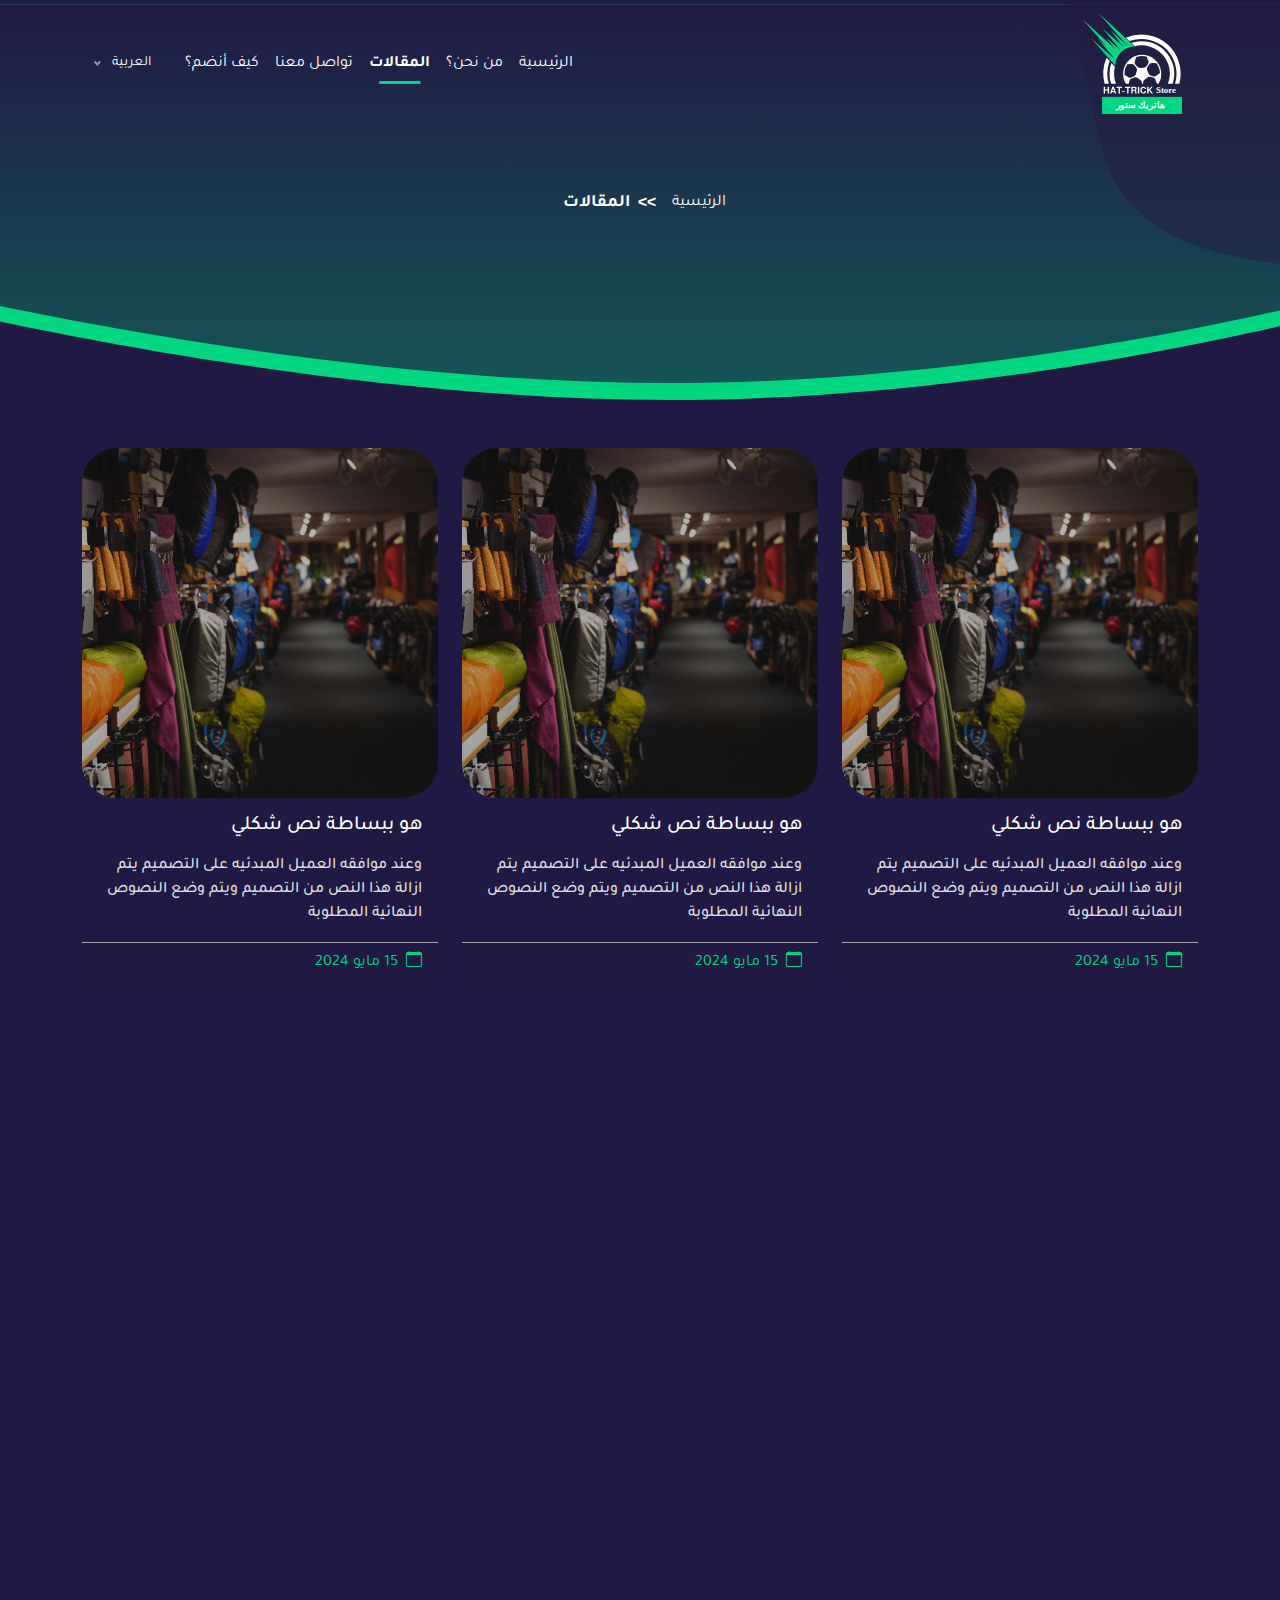
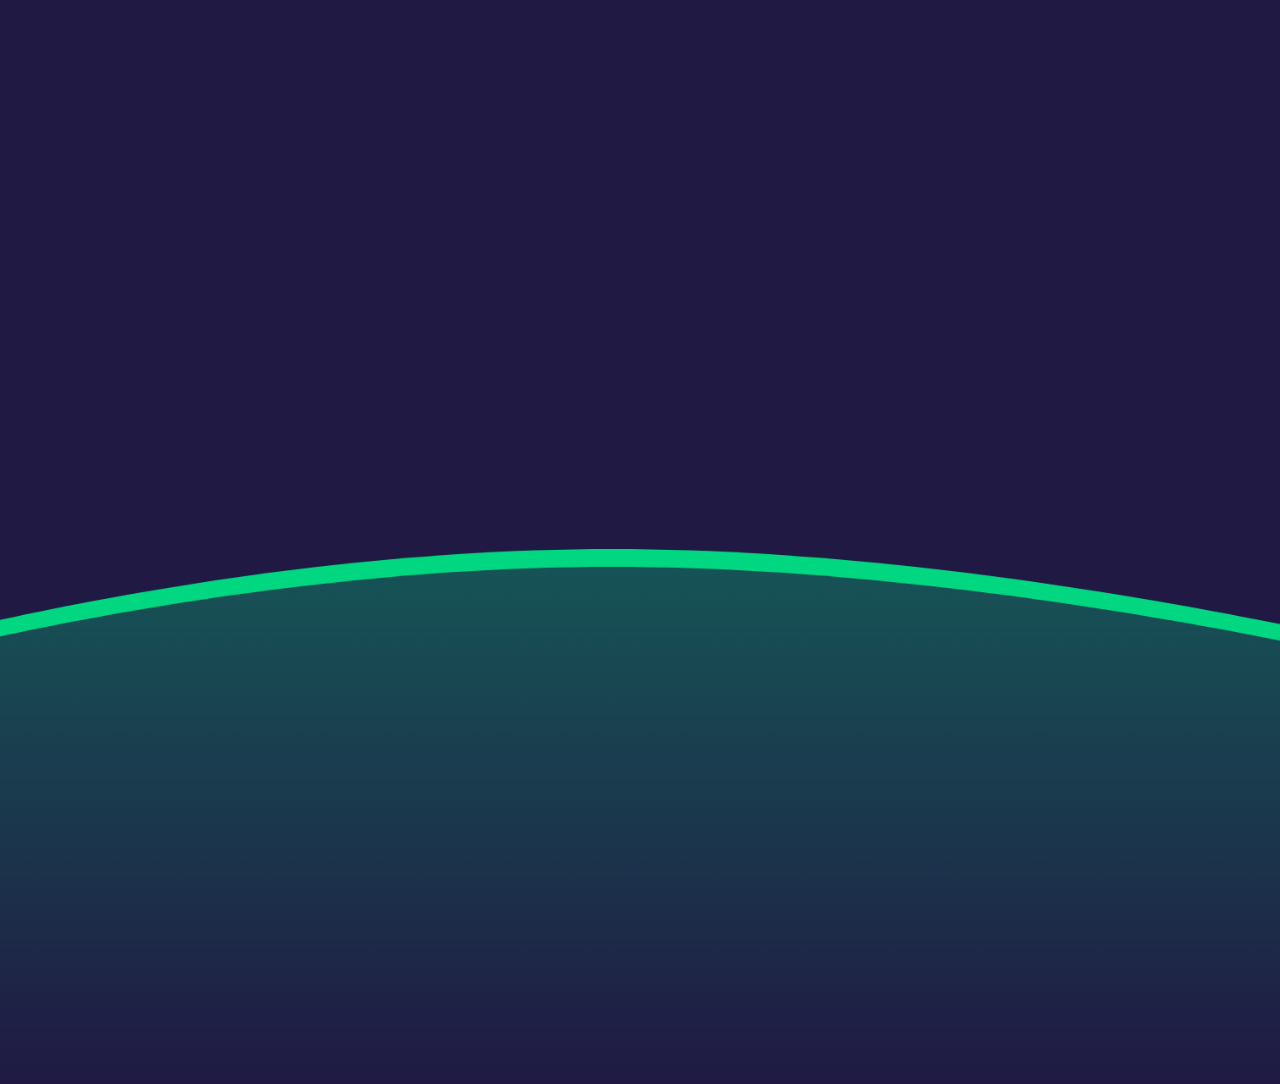
<file: articles.html>
<!DOCTYPE html>
<html lang="ar" dir="rtl">

<head>
  <meta charset="UTF-8">
  <meta http-equiv="X-UA-Compatible" content="IE=edge">
  <meta name="viewport" content="width=device-width, initial-scale=1.0">
  <title>HATTRICK STORE</title>

  <link rel="icon" href="images/logo.svg">

  <!-- font awesome cdn link  -->
  <link rel="stylesheet" href="https://cdnjs.cloudflare.com/ajax/libs/font-awesome/6.5.1/css/all.min.css"
    integrity="sha512-DTOQO9RWCH3ppGqcWaEA1BIZOC6xxalwEsw9c2QQeAIftl+Vegovlnee1c9QX4TctnWMn13TZye+giMm8e2LwA=="
    crossorigin="anonymous" referrerpolicy="no-referrer">
  <!-- Bootstrap link  -->
  <!-- if lang == en -->
  <link rel="stylesheet" href="styles/plugin/bootstrap.min.css">
  <!-- if lang == ar -->
  <link rel="stylesheet" href="styles/plugin/bootstrap.rtl.min.css">
  <!-- bootstrap icon -->
  <link rel="stylesheet" href="styles/plugin/bootstrap-icons.min.css">
  <!-- animate link  -->
  <link rel="stylesheet" href="styles/plugin/animate.css" />
  <!-- nice select  -->
  <link rel="stylesheet" href="styles/plugin/nice-select.css">
  <!-- custom css file link  -->
  <link rel="stylesheet" href="styles/style.css">
</head>

<body>


  <header class="">
    <nav class="navbar navbar-expand-lg ">
      <div class="container">
        <a class="navbar-brand" href="index.html">
          <img src="images/logo.svg" alt="">
        </a>
        <div class="d-flex items-center gap-2">
          <div class=" navbar-collapse ">
            <div class=" justify-content-between align-items-center w-100 mb-5 for-mobile">
              <a class="navbar-brand" href="index.html">
                <img src="images/logo.svg" alt="">
              </a>
              <button class="navbar-toggler" id="close">
                <i class="fas fa-close"></i>
              </button>
            </div>
            <ul class="navbar-nav  mb-2 mb-lg-0">
              <li class="nav-item">
                <a class="nav-link " aria-current="page" href="index.html">الرئيسية</a>
              </li>
              <li class="nav-item">
                <a class="nav-link" href="about.html">من نحن؟</a>
              </li>
              <li class="nav-item">
                <a class="nav-link active" href="articles.html">المقالات</a>
              </li>
              <li class="nav-item">
                <a class="nav-link" href="contact.html">تواصل معنا</a>
              </li>
              <li class="nav-item">
                <a class="nav-link" href="join.html">كيف أنضم؟</a>
              </li>
            </ul>
          </div>
          <select class="lang-select">
            <option value="ar">العربية</option>
            <option value="en">English</option>
          </select>
          <button class="navbar-toggler" id="nav-toggler">
            <i class="fas fa-bars"></i>
          </button>
          </divcl>
        </div>
    </nav>
    <nav aria-label="breadcrumb" class="wow fadeInUp">
      <ol class="breadcrumb">
        <li class="breadcrumb-item"><a href="#">الرئيسية</a></li>
        <li class="breadcrumb-item active" aria-current="page">المقالات</li>
      </ol>
    </nav>
  </header>

  <main>

    <!-- ========== articles ==========  -->
    <section class="articles">
      <div class="container">
        <div class="row gy-4 align-items-stretch list">
          <div class="col-md-4 wow fadeInDown">
            <a class="card" href="single-article.html">
              <div class="card-img">
                <img src="images/article.png" alt="">
              </div>
              <div class="card-body">
                <h5 class="title">هو ببساطة نص شكلي</h5>
                <p class="desc">وعند موافقه العميل المبدئيه على التصميم يتم ازالة هذا النص من التصميم ويتم وضع النصوص
                  النهائية
                  المطلوبة
                </p>
              </div>
              <div class="card-footer">
                <div class="date">
                  <i class="bi bi-calendar"></i>
                  <span>15 مايو 2024</span>
                </div>
              </div>
            </a>
          </div>
          <div class="col-md-4 wow fadeInDown">
            <a class="card" href="single-article.html">
              <div class="card-img">
                <img src="images/article.png" alt="">
              </div>
              <div class="card-body">
                <h5 class="title">هو ببساطة نص شكلي</h5>
                <p class="desc">وعند موافقه العميل المبدئيه على التصميم يتم ازالة هذا النص من التصميم ويتم وضع النصوص
                  النهائية
                  المطلوبة
                </p>
              </div>
              <div class="card-footer">
                <div class="date">
                  <i class="bi bi-calendar"></i>
                  <span>15 مايو 2024</span>
                </div>
              </div>
            </a>
          </div>
          <div class="col-md-4 wow fadeInDown">
            <a class="card" href="single-article.html">
              <div class="card-img">
                <img src="images/article.png" alt="">
              </div>
              <div class="card-body">
                <h5 class="title">هو ببساطة نص شكلي</h5>
                <p class="desc">وعند موافقه العميل المبدئيه على التصميم يتم ازالة هذا النص من التصميم ويتم وضع النصوص
                  النهائية
                  المطلوبة
                </p>
              </div>
              <div class="card-footer">
                <div class="date">
                  <i class="bi bi-calendar"></i>
                  <span>15 مايو 2024</span>
                </div>
              </div>
            </a>
          </div>
          <div class="col-md-4 wow fadeInDown">
            <a class="card" href="single-article.html">
              <div class="card-img">
                <img src="images/article.png" alt="">
              </div>
              <div class="card-body">
                <h5 class="title">هو ببساطة نص شكلي</h5>
                <p class="desc">وعند موافقه العميل المبدئيه على التصميم يتم ازالة هذا النص من التصميم ويتم وضع النصوص
                  النهائية
                  المطلوبة
                </p>
              </div>
              <div class="card-footer">
                <div class="date">
                  <i class="bi bi-calendar"></i>
                  <span>15 مايو 2024</span>
                </div>
              </div>
            </a>
          </div>
          <div class="col-md-4 wow fadeInDown">
            <a class="card" href="single-article.html">
              <div class="card-img">
                <img src="images/article.png" alt="">
              </div>
              <div class="card-body">
                <h5 class="title">هو ببساطة نص شكلي</h5>
                <p class="desc">وعند موافقه العميل المبدئيه على التصميم يتم ازالة هذا النص من التصميم ويتم وضع النصوص
                  النهائية
                  المطلوبة
                </p>
              </div>
              <div class="card-footer">
                <div class="date">
                  <i class="bi bi-calendar"></i>
                  <span>15 مايو 2024</span>
                </div>
              </div>
            </a>
          </div>
          <div class="col-md-4 wow fadeInDown">
            <a class="card" href="single-article.html">
              <div class="card-img">
                <img src="images/article.png" alt="">
              </div>
              <div class="card-body">
                <h5 class="title">هو ببساطة نص شكلي</h5>
                <p class="desc">وعند موافقه العميل المبدئيه على التصميم يتم ازالة هذا النص من التصميم ويتم وضع النصوص
                  النهائية
                  المطلوبة
                </p>
              </div>
              <div class="card-footer">
                <div class="date">
                  <i class="bi bi-calendar"></i>
                  <span>15 مايو 2024</span>
                </div>
              </div>
            </a>
          </div>
          <div class="col-md-4 wow fadeInDown">
            <a class="card" href="single-article.html">
              <div class="card-img">
                <img src="images/article.png" alt="">
              </div>
              <div class="card-body">
                <h5 class="title">هو ببساطة نص شكلي</h5>
                <p class="desc">وعند موافقه العميل المبدئيه على التصميم يتم ازالة هذا النص من التصميم ويتم وضع النصوص
                  النهائية
                  المطلوبة
                </p>
              </div>
              <div class="card-footer">
                <div class="date">
                  <i class="bi bi-calendar"></i>
                  <span>15 مايو 2024</span>
                </div>
              </div>
            </a>
          </div>
          <div class="col-md-4 wow fadeInDown">
            <a class="card" href="single-article.html">
              <div class="card-img">
                <img src="images/article.png" alt="">
              </div>
              <div class="card-body">
                <h5 class="title">هو ببساطة نص شكلي</h5>
                <p class="desc">وعند موافقه العميل المبدئيه على التصميم يتم ازالة هذا النص من التصميم ويتم وضع النصوص
                  النهائية
                  المطلوبة
                </p>
              </div>
              <div class="card-footer">
                <div class="date">
                  <i class="bi bi-calendar"></i>
                  <span>15 مايو 2024</span>
                </div>
              </div>
            </a>
          </div>
          <div class="col-md-4 wow fadeInDown">
            <a class="card" href="single-article.html">
              <div class="card-img">
                <img src="images/article.png" alt="">
              </div>
              <div class="card-body">
                <h5 class="title">هو ببساطة نص شكلي</h5>
                <p class="desc">وعند موافقه العميل المبدئيه على التصميم يتم ازالة هذا النص من التصميم ويتم وضع النصوص
                  النهائية
                  المطلوبة
                </p>
              </div>
              <div class="card-footer">
                <div class="date">
                  <i class="bi bi-calendar"></i>
                  <span>15 مايو 2024</span>
                </div>
              </div>
            </a>
          </div>
        </div>
      </div>
    </section>

  </main>

  <footer>

    <div class="container">
      <a href="index.html" class="footer-logo wow fadeInUp">
        <img src="images/logo.svg" alt="logo">
      </a>
      <div class="d-flex justify-content-between align-items-center flex-wrap gap-5 wow fadeInUp">
        <div class="download-app">
          <h4 class="mb-3 text-center">يمكنك تحميل التطبيق الآن من خلال</h4>
          <div class="d-flex flex-wrap gap-2">
            <a href="#" class="install apple-install">
              <div class="text">
                <p>download on the</p>
                <p>apple store</p>
              </div>
              <img src="images/apple.svg" alt="">
            </a>
            <a href="#" class="install android-install">
              <div class="text">
                <p>Get it on</p>
                <p>Google Play</p>
              </div>
              <img src="images/android.svg" alt="">
            </a>
          </div>
        </div>
        <div class=" mail-subscribe">
          <h4 class="mb-3 text-center">الاشتراك في النشرة البريدية</h4>
          <form action="" class="form subscribtion-form">
            <input type="email" class="form-control" placeholder="البريد الإلكتروني">
            <button type="submit" class="btn secondary-btn">ارسال</button>
          </form>
        </div>
      </div>
    </div>


    <div class="rights">
      <div class="container">
        <div class="d-flex flex-wrap justify-content-between align-items-center gap-2 wow fadeInDown">
          <a class="smartV-link" href="https://smartvision4p.com/" target="_blank">
            <span>جميع الحقوق محفوظة لموقع سمارت فيجن للبرمجيات</span>
            <img src="images/smart.svg" alt="">
          </a>
          <div class="links rights-links d-flex gap-2">
            <a href="privacy.html">سياسة الخصوصية</a>
            <span class="divide">|</span>
            <a href="rules.html">الشروط والأحكام</a>
          </div>
        </div>
      </div>
    </div>
  </footer>







  <!-- jQuery script -->
  <script src="js/jquery-3.6.0.min.js"></script>
  <!-- bootstrap script -->
  <script src="js/bootstrap.bundle.min.js"></script>
  <!-- wow script -->
  <script src="js/wow.min.js"></script>
  <!-- nice select  -->
  <script src="js/jquery.nice-select.min.js"></script>
  <!-- custom js file link  -->
  <script src="js/script.js"></script>

</body>

</html>
</file>
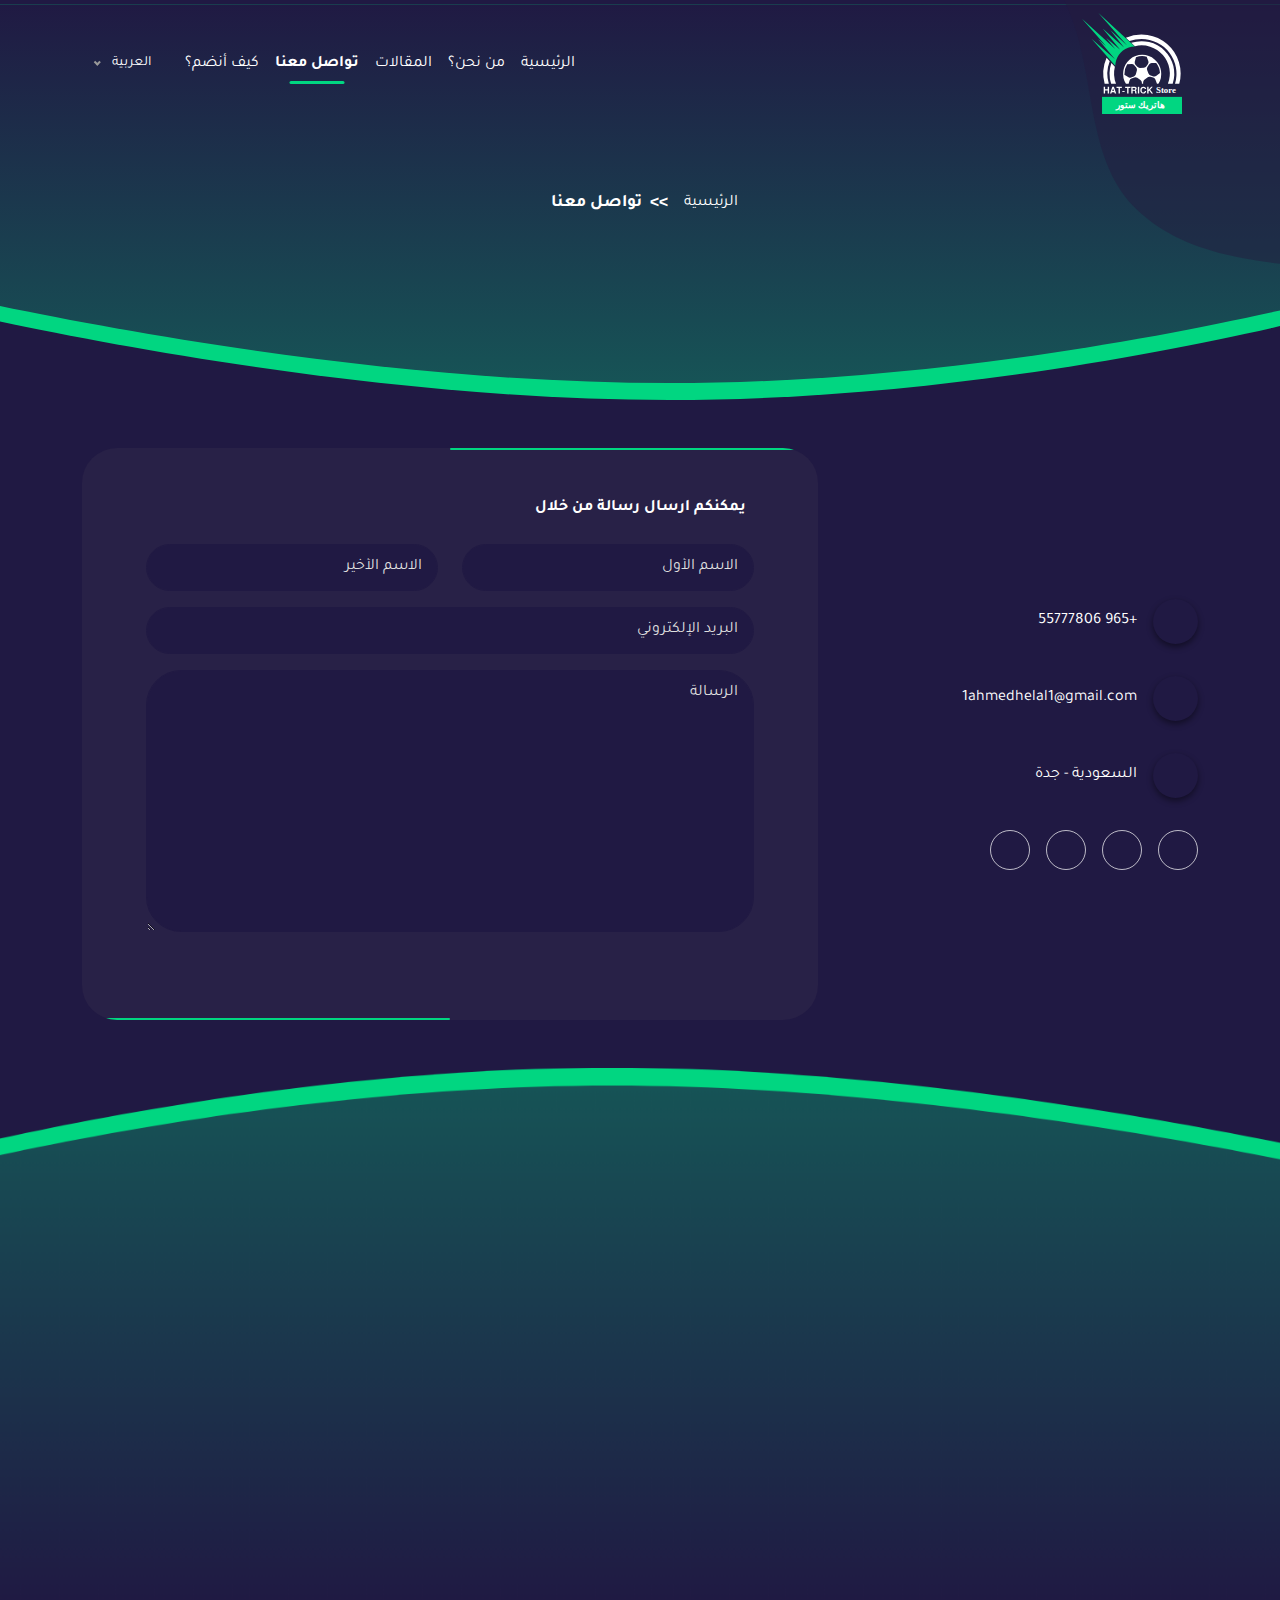
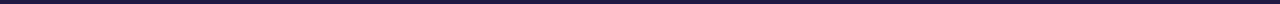
<file: contact.html>
<!DOCTYPE html>
<html lang="ar" dir="rtl">

<head>
  <meta charset="UTF-8">
  <meta http-equiv="X-UA-Compatible" content="IE=edge">
  <meta name="viewport" content="width=device-width, initial-scale=1.0">
  <title>HATTRICK STORE</title>

  <link rel="icon" href="images/logo.svg">

  <!-- font awesome cdn link  -->
  <link rel="stylesheet" href="https://cdnjs.cloudflare.com/ajax/libs/font-awesome/6.5.1/css/all.min.css"
    integrity="sha512-DTOQO9RWCH3ppGqcWaEA1BIZOC6xxalwEsw9c2QQeAIftl+Vegovlnee1c9QX4TctnWMn13TZye+giMm8e2LwA=="
    crossorigin="anonymous" referrerpolicy="no-referrer">
  <!-- Bootstrap link  -->
  <!-- if lang == en -->
  <link rel="stylesheet" href="styles/plugin/bootstrap.min.css">
  <!-- if lang == ar -->
  <link rel="stylesheet" href="styles/plugin/bootstrap.rtl.min.css">
  <!-- bootstrap icon -->
  <link rel="stylesheet" href="styles/plugin/bootstrap-icons.min.css">
  <!-- animate link  -->
  <link rel="stylesheet" href="styles/plugin/animate.css" />
  <!-- nice select  -->
  <link rel="stylesheet" href="styles/plugin/nice-select.css">
  <!-- custom css file link  -->
  <link rel="stylesheet" href="styles/style.css">
</head>

<body>


  <header class="">
    <nav class="navbar navbar-expand-lg ">
      <div class="container">
        <a class="navbar-brand" href="index.html">
          <img src="images/logo.svg" alt="">
        </a>
        <div class="d-flex items-center gap-2">
          <div class=" navbar-collapse ">
            <div class=" justify-content-between align-items-center w-100 mb-5 for-mobile">
              <a class="navbar-brand" href="index.html">
                <img src="images/logo.svg" alt="">
              </a>
              <button class="navbar-toggler" id="close">
                <i class="fas fa-close"></i>
              </button>
            </div>
            <ul class="navbar-nav  mb-2 mb-lg-0">
              <li class="nav-item">
                <a class="nav-link " aria-current="page" href="index.html">الرئيسية</a>
              </li>
              <li class="nav-item">
                <a class="nav-link" href="about.html">من نحن؟</a>
              </li>
              <li class="nav-item">
                <a class="nav-link" href="articles.html">المقالات</a>
              </li>
              <li class="nav-item">
                <a class="nav-link active" href="contact.html">تواصل معنا</a>
              </li>
              <li class="nav-item">
                <a class="nav-link" href="join.html">كيف أنضم؟</a>
              </li>
            </ul>
          </div>
          <select class="lang-select">
            <option value="ar">العربية</option>
            <option value="en">English</option>
          </select>
          <button class="navbar-toggler" id="nav-toggler">
            <i class="fas fa-bars"></i>
          </button>
          </divcl>
        </div>
    </nav>
    <nav aria-label="breadcrumb" class="wow fadeInUp">
      <ol class="breadcrumb">
        <li class="breadcrumb-item"><a href="#">الرئيسية</a></li>
        <li class="breadcrumb-item active" aria-current="page">تواصل معنا</li>
      </ol>
    </nav>
  </header>

  <main>

    <section class="contact">
      <div class="container">
        <div class="row gy-4 align-items-center">
          <div class="col-lg-4">
            <div class="contact-info ">
              <a class="contact-item wow fadeInDown" href="tel:+201222810589">
                <div class="icon">
                  <i class="fa-solid fa-phone-volume"></i>
                </div>
                <p>+965 55777806</p>
              </a>
              <a class="contact-item wow fadeInDown" href="mailto:1ahmedhelal1@gmail.com">
                <div class="icon">
                  <i class="fa-solid fa-envelope"></i>
                </div>
                <p>1ahmedhelal1@gmail.com</p>
              </a>
              <a class="contact-item wow fadeInDown" href="">
                <div class="icon">
                  <i class="fa-solid fa-location-dot"></i>
                </div>
                <p>السعودية - جدة</p>
              </a>
              <div class="social-links wow fadeInDown">
                <a href="#">
                  <i class="fa-brands fa-pinterest-p"></i>
                </a>
                <a href="#">
                  <i class="fa-brands fa-linkedin-in"></i>
                </a>
                <a href="#">
                  <i class="fa-brands fa-twitter"></i>
                </a>
                <a href="#">
                  <i class="fa-brands fa-facebook-f"></i>
                </a>
              </div>
            </div>
          </div>
          <div class="col-lg-8">
            <form action="" class="form wow fadeInDown">
              <p class="py-3 pb-4 px-2 sec-title my-0">يمكنكم ارسال رسالة من خلال</p>
              <div class="row gy-3">
                <div class="col-md-6 wow fadeInDown">
                  <input type="text" placeholder="الاسم الأول" class="form-control">
                </div>
                <div class="col-md-6 wow fadeInDown">
                  <input type="text" placeholder="الاسم الأخير" class="form-control">
                </div>
                <div class="col-md-12 wow fadeInDown">
                  <input type="email" placeholder="البريد الإلكتروني" class="form-control">
                </div>
                <div class="col-md-12 wow fadeInDown">
                  <textarea name="" class="form-control" placeholder="الرسالة" id="" cols="30" rows="10"></textarea>
                </div>
                <div class="col-md-12 wow fadeInDown">
                  <button class="btn secondary-btn">ارسال</button>
                </div>
              </div>
            </form>
          </div>
        </div>
      </div>
    </section>

  </main>

  <footer>

    <div class="container">
      <a href="index.html" class="footer-logo wow fadeInUp">
        <img src="images/logo.svg" alt="logo">
      </a>
      <div class="d-flex justify-content-between align-items-center flex-wrap gap-5 wow fadeInUp">
        <div class="download-app">
          <h4 class="mb-3 text-center">يمكنك تحميل التطبيق الآن من خلال</h4>
          <div class="d-flex flex-wrap gap-2">
            <a href="#" class="install apple-install">
              <div class="text">
                <p>download on the</p>
                <p>apple store</p>
              </div>
              <img src="images/apple.svg" alt="">
            </a>
            <a href="#" class="install android-install">
              <div class="text">
                <p>Get it on</p>
                <p>Google Play</p>
              </div>
              <img src="images/android.svg" alt="">
            </a>
          </div>
        </div>
        <div class=" mail-subscribe">
          <h4 class="mb-3 text-center">الاشتراك في النشرة البريدية</h4>
          <form action="" class="form subscribtion-form">
            <input type="email" class="form-control" placeholder="البريد الإلكتروني">
            <button type="submit" class="btn secondary-btn">ارسال</button>
          </form>
        </div>
      </div>
    </div>


    <div class="rights">
      <div class="container">
        <div class="d-flex flex-wrap justify-content-between align-items-center gap-2 wow fadeInDown">
          <a class="smartV-link" href="https://smartvision4p.com/" target="_blank">
            <span>جميع الحقوق محفوظة لموقع سمارت فيجن للبرمجيات</span>
            <img src="images/smart.svg" alt="">
          </a>
          <div class="links rights-links d-flex gap-2">
            <a href="privacy.html">سياسة الخصوصية</a>
            <span class="divide">|</span>
            <a href="rules.html">الشروط والأحكام</a>
          </div>
        </div>
      </div>
    </div>
  </footer>







  <!-- jQuery script -->
  <script src="js/jquery-3.6.0.min.js"></script>
  <!-- bootstrap script -->
  <script src="js/bootstrap.bundle.min.js"></script>
  <!-- wow script -->
  <script src="js/wow.min.js"></script>
  <!-- nice select  -->
  <script src="js/jquery.nice-select.min.js"></script>
  <!-- custom js file link  -->
  <script src="js/script.js"></script>

</body>

</html>
</file>
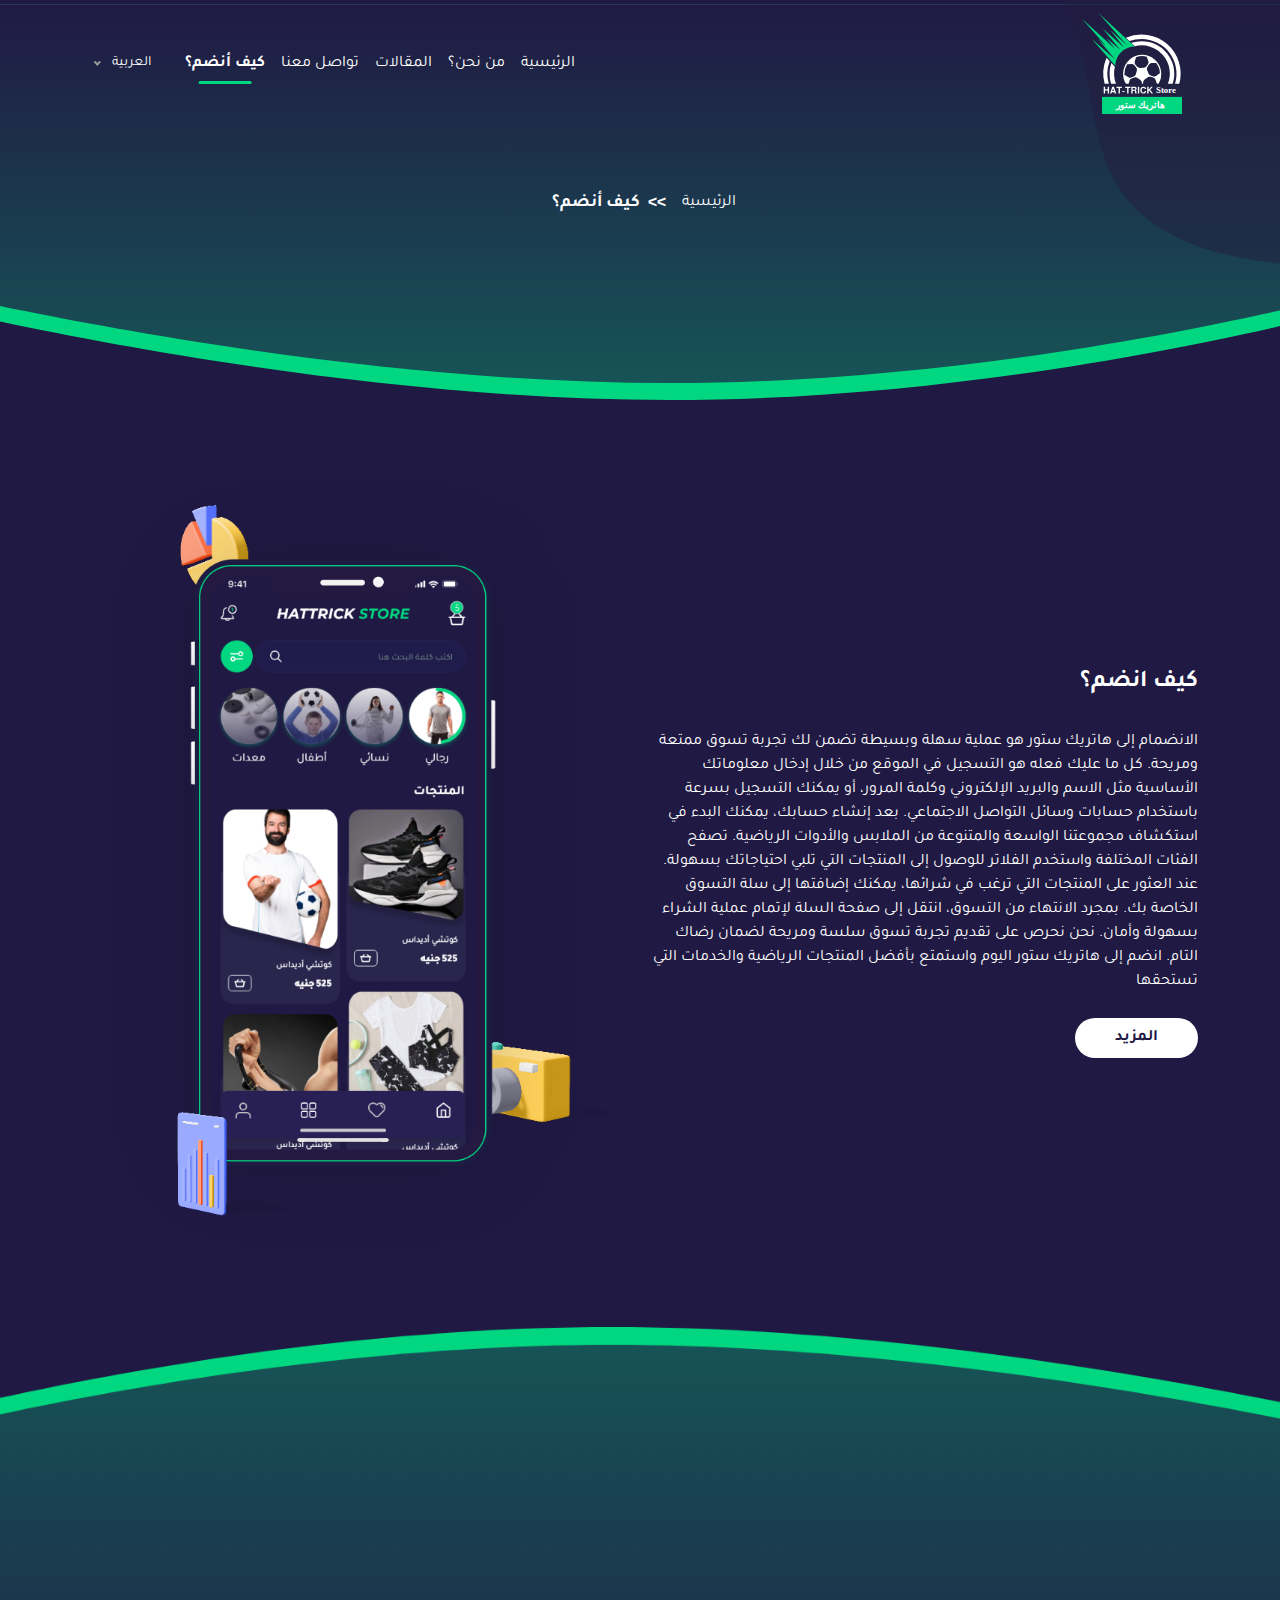
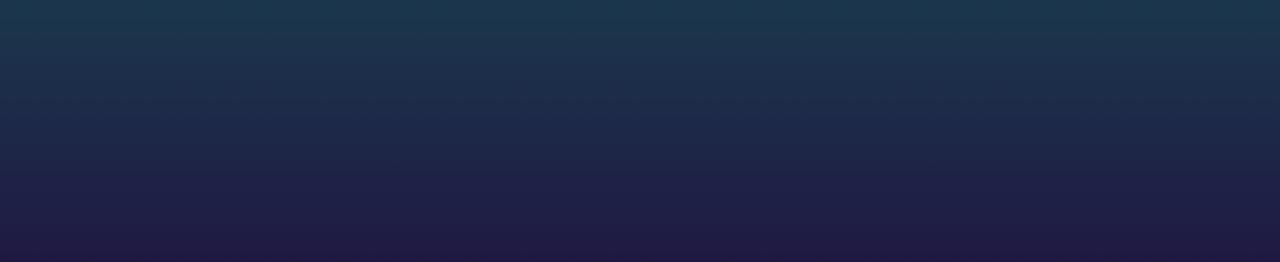
<file: join.html>
<!DOCTYPE html>
<html lang="ar" dir="rtl">

<head>
  <meta charset="UTF-8">
  <meta http-equiv="X-UA-Compatible" content="IE=edge">
  <meta name="viewport" content="width=device-width, initial-scale=1.0">
  <title>HATTRICK STORE</title>

  <link rel="icon" href="images/logo.svg">

  <!-- font awesome cdn link  -->
  <link rel="stylesheet" href="https://cdnjs.cloudflare.com/ajax/libs/font-awesome/6.5.1/css/all.min.css"
    integrity="sha512-DTOQO9RWCH3ppGqcWaEA1BIZOC6xxalwEsw9c2QQeAIftl+Vegovlnee1c9QX4TctnWMn13TZye+giMm8e2LwA=="
    crossorigin="anonymous" referrerpolicy="no-referrer">
  <!-- Bootstrap link  -->
  <!-- if lang == en -->
  <link rel="stylesheet" href="styles/plugin/bootstrap.min.css">
  <!-- if lang == ar -->
  <link rel="stylesheet" href="styles/plugin/bootstrap.rtl.min.css">
  <!-- bootstrap icon -->
  <link rel="stylesheet" href="styles/plugin/bootstrap-icons.min.css">
  <!-- animate link  -->
  <link rel="stylesheet" href="styles/plugin/animate.css" />
  <!-- nice select  -->
  <link rel="stylesheet" href="styles/plugin/nice-select.css">
  <!-- custom css file link  -->
  <link rel="stylesheet" href="styles/style.css">
</head>

<body>


  <header class="">
    <nav class="navbar navbar-expand-lg ">
      <div class="container">
        <a class="navbar-brand" href="index.html">
          <img src="images/logo.svg" alt="">
        </a>
        <div class="d-flex items-center gap-2">
          <div class=" navbar-collapse ">
            <div class=" justify-content-between align-items-center w-100 mb-5 for-mobile">
              <a class="navbar-brand" href="index.html">
                <img src="images/logo.svg" alt="">
              </a>
              <button class="navbar-toggler" id="close">
                <i class="fas fa-close"></i>
              </button>
            </div>
            <ul class="navbar-nav  mb-2 mb-lg-0">
              <li class="nav-item">
                <a class="nav-link " aria-current="page" href="index.html">الرئيسية</a>
              </li>
              <li class="nav-item">
                <a class="nav-link" href="about.html">من نحن؟</a>
              </li>
              <li class="nav-item">
                <a class="nav-link " href="articles.html">المقالات</a>
              </li>
              <li class="nav-item">
                <a class="nav-link" href="contact.html">تواصل معنا</a>
              </li>
              <li class="nav-item">
                <a class="nav-link active" href="join.html">كيف أنضم؟</a>
              </li>
            </ul>
          </div>
          <select class="lang-select">
            <option value="ar">العربية</option>
            <option value="en">English</option>
          </select>
          <button class="navbar-toggler" id="nav-toggler">
            <i class="fas fa-bars"></i>
          </button>
          </divcl>
        </div>
    </nav>
    <nav aria-label="breadcrumb" class="wow fadeInUp">
      <ol class="breadcrumb">
        <li class="breadcrumb-item"><a href="#">الرئيسية</a></li>
        <li class="breadcrumb-item active" aria-current="page">كيف أنضم؟</li>
      </ol>
    </nav>
  </header>

  <main>


    <!-- ========== how-join section ========= -->
    <section class="how-join">
      <div class="container">
        <div class="row gy-4 align-items-center">
          <div class="col-md-6 wow fadeInDown">
            <div class="content">
              <h4 class="sec-title">كيف انضم؟</h4>
              <p class="my-4">
                الانضمام إلى هاتريك ستور هو عملية سهلة وبسيطة تضمن لك تجربة تسوق ممتعة ومريحة. كل ما عليك فعله هو
                التسجيل في الموقع من خلال إدخال معلوماتك الأساسية مثل الاسم والبريد الإلكتروني وكلمة المرور، أو يمكنك
                التسجيل بسرعة باستخدام حسابات وسائل التواصل الاجتماعي. بعد إنشاء حسابك، يمكنك البدء في استكشاف مجموعتنا
                الواسعة والمتنوعة من الملابس والأدوات الرياضية. تصفح الفئات المختلفة واستخدم الفلاتر للوصول إلى المنتجات
                التي تلبي احتياجاتك بسهولة. عند العثور على المنتجات التي ترغب في شرائها، يمكنك إضافتها إلى سلة التسوق
                الخاصة بك. بمجرد الانتهاء من التسوق، انتقل إلى صفحة السلة لإتمام عملية الشراء بسهولة وأمان. نحن نحرص على
                تقديم تجربة تسوق سلسة ومريحة لضمان رضاك التام. انضم إلى هاتريك ستور اليوم واستمتع بأفضل المنتجات
                الرياضية والخدمات التي تستحقها
              </p>
              <a href="about.html" class="btn main-btn styled">المزيد</a>
            </div>
          </div>
          <div class="col-md-6 flex-center wow fadeInDown">
            <div class="img position-relative ">
              <img src="images/join.png" alt="">
            </div>
          </div>
        </div>
      </div>
    </section>


  </main>

  <footer>

    <div class="container">
      <a href="index.html" class="footer-logo wow fadeInUp">
        <img src="images/logo.svg" alt="logo">
      </a>
      <div class="d-flex justify-content-between align-items-center flex-wrap gap-5 wow fadeInUp">
        <div class="download-app">
          <h4 class="mb-3 text-center">يمكنك تحميل التطبيق الآن من خلال</h4>
          <div class="d-flex flex-wrap gap-2">
            <a href="#" class="install apple-install">
              <div class="text">
                <p>download on the</p>
                <p>apple store</p>
              </div>
              <img src="images/apple.svg" alt="">
            </a>
            <a href="#" class="install android-install">
              <div class="text">
                <p>Get it on</p>
                <p>Google Play</p>
              </div>
              <img src="images/android.svg" alt="">
            </a>
          </div>
        </div>
        <div class=" mail-subscribe">
          <h4 class="mb-3 text-center">الاشتراك في النشرة البريدية</h4>
          <form action="" class="form subscribtion-form">
            <input type="email" class="form-control" placeholder="البريد الإلكتروني">
            <button type="submit" class="btn secondary-btn">ارسال</button>
          </form>
        </div>
      </div>
    </div>


    <div class="rights">
      <div class="container">
        <div class="d-flex flex-wrap justify-content-between align-items-center gap-2 wow fadeInDown">
          <a class="smartV-link" href="https://smartvision4p.com/" target="_blank">
            <span>جميع الحقوق محفوظة لموقع سمارت فيجن للبرمجيات</span>
            <img src="images/smart.svg" alt="">
          </a>
          <div class="links rights-links d-flex gap-2">
            <a href="privacy.html">سياسة الخصوصية</a>
            <span class="divide">|</span>
            <a href="rules.html">الشروط والأحكام</a>
          </div>
        </div>
      </div>
    </div>
  </footer>







  <!-- jQuery script -->
  <script src="js/jquery-3.6.0.min.js"></script>
  <!-- bootstrap script -->
  <script src="js/bootstrap.bundle.min.js"></script>
  <!-- wow script -->
  <script src="js/wow.min.js"></script>
  <!-- nice select  -->
  <script src="js/jquery.nice-select.min.js"></script>
  <!-- custom js file link  -->
  <script src="js/script.js"></script>

</body>

</html>
</file>
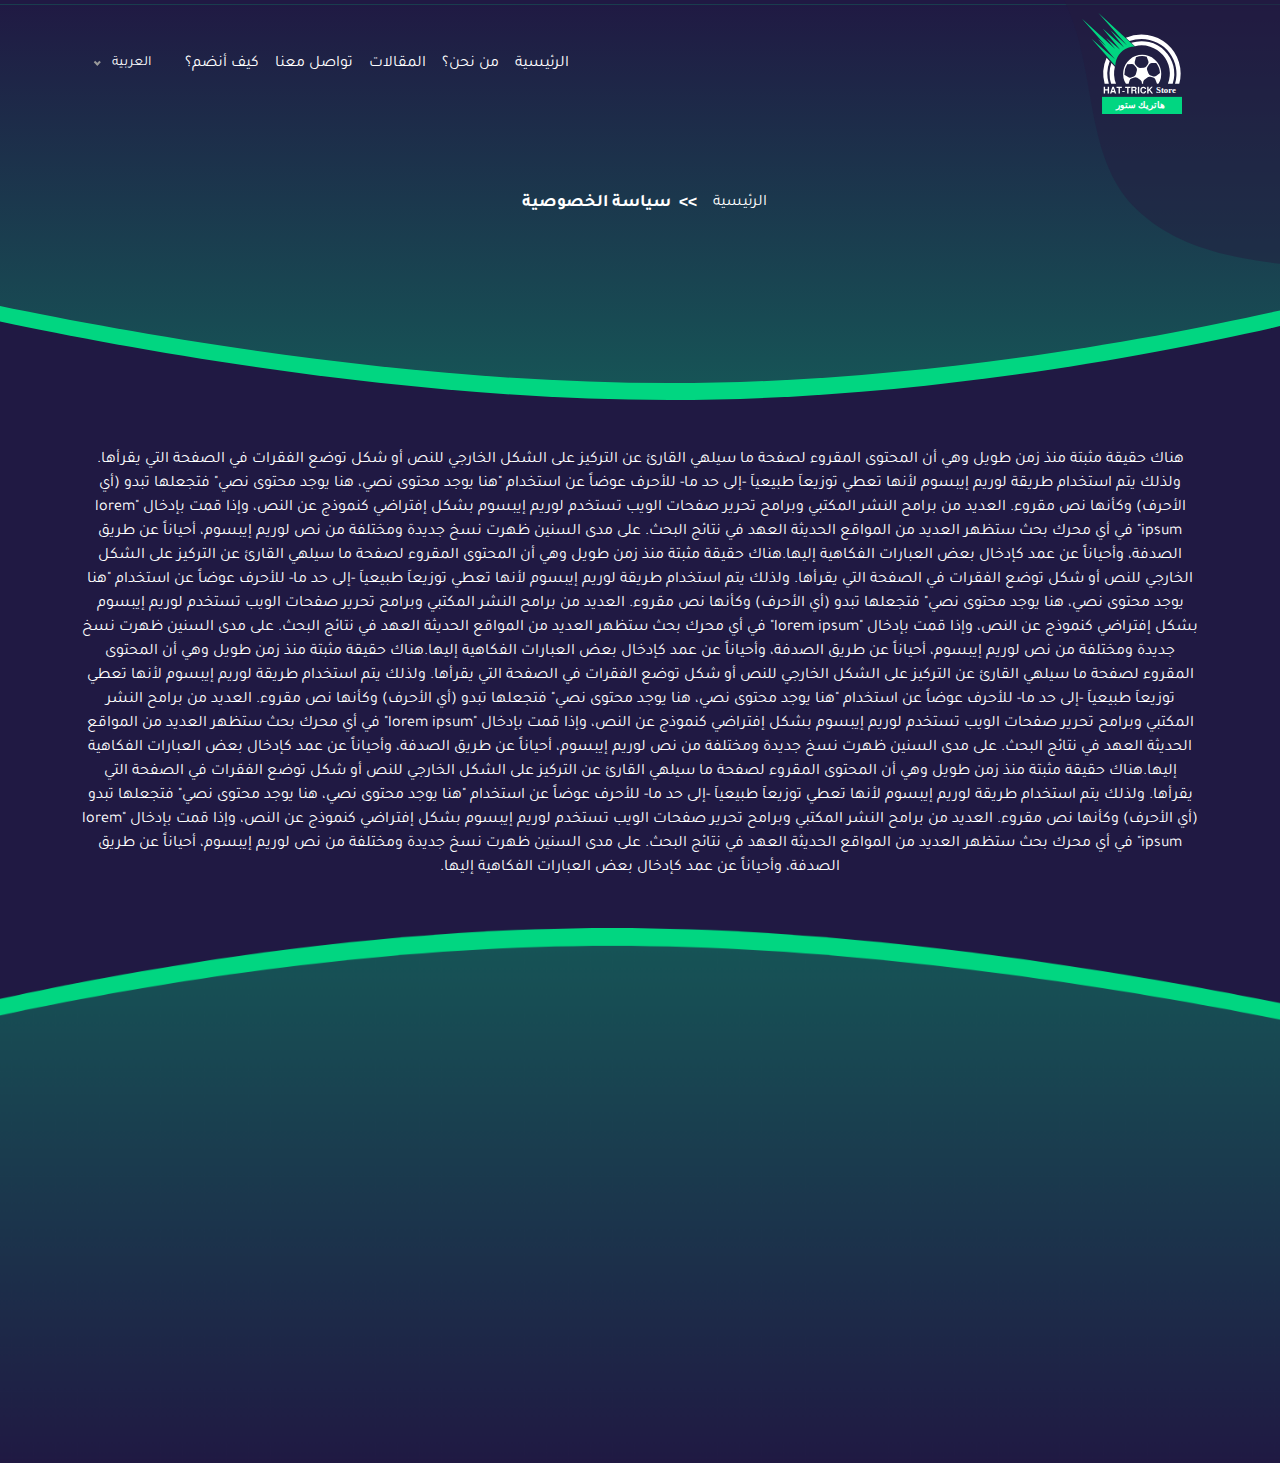
<file: privacy.html>
<!DOCTYPE html>
<html lang="ar" dir="rtl">

<head>
  <meta charset="UTF-8">
  <meta http-equiv="X-UA-Compatible" content="IE=edge">
  <meta name="viewport" content="width=device-width, initial-scale=1.0">
  <title>HATTRICK STORE</title>

  <link rel="icon" href="images/logo.svg">

  <!-- font awesome cdn link  -->
  <link rel="stylesheet" href="https://cdnjs.cloudflare.com/ajax/libs/font-awesome/6.5.1/css/all.min.css"
    integrity="sha512-DTOQO9RWCH3ppGqcWaEA1BIZOC6xxalwEsw9c2QQeAIftl+Vegovlnee1c9QX4TctnWMn13TZye+giMm8e2LwA=="
    crossorigin="anonymous" referrerpolicy="no-referrer">
  <!-- Bootstrap link  -->
  <!-- if lang == en -->
  <link rel="stylesheet" href="styles/plugin/bootstrap.min.css">
  <!-- if lang == ar -->
  <link rel="stylesheet" href="styles/plugin/bootstrap.rtl.min.css">
  <!-- bootstrap icon -->
  <link rel="stylesheet" href="styles/plugin/bootstrap-icons.min.css">
  <!-- animate link  -->
  <link rel="stylesheet" href="styles/plugin/animate.css" />
  <!-- nice select  -->
  <link rel="stylesheet" href="styles/plugin/nice-select.css">
  <!-- custom css file link  -->
  <link rel="stylesheet" href="styles/style.css">
</head>

<body>


  <header class="">
    <nav class="navbar navbar-expand-lg ">
      <div class="container">
        <a class="navbar-brand" href="index.html">
          <img src="images/logo.svg" alt="">
        </a>
        <div class="d-flex items-center gap-2">
          <div class=" navbar-collapse ">
            <div class=" justify-content-between align-items-center w-100 mb-5 for-mobile">
              <a class="navbar-brand" href="index.html">
                <img src="images/logo.svg" alt="">
              </a>
              <button class="navbar-toggler" id="close">
                <i class="fas fa-close"></i>
              </button>
            </div>
            <ul class="navbar-nav  mb-2 mb-lg-0">
              <li class="nav-item">
                <a class="nav-link" aria-current="page" href="index.html">الرئيسية</a>
              </li>
              <li class="nav-item">
                <a class="nav-link" href="about.html">من نحن؟</a>
              </li>
              <li class="nav-item">
                <a class="nav-link " href="articles.html">المقالات</a>
              </li>
              <li class="nav-item">
                <a class="nav-link" href="contact.html">تواصل معنا</a>
              </li>
              <li class="nav-item">
                <a class="nav-link" href="join.html">كيف أنضم؟</a>
              </li>
            </ul>
          </div>
          <select class="lang-select">
            <option value="ar">العربية</option>
            <option value="en">English</option>
          </select>
          <button class="navbar-toggler" id="nav-toggler">
            <i class="fas fa-bars"></i>
          </button>
          </divcl>
        </div>
    </nav>
    <nav aria-label="breadcrumb" class="wow fadeInUp">
      <ol class="breadcrumb">
        <li class="breadcrumb-item"><a href="#">الرئيسية</a></li>
        <li class="breadcrumb-item active" aria-current="page">سياسة الخصوصية</li>
      </ol>
    </nav>
  </header>

  <main>

    <section class="privacy">
      <div class="container">
        <p class="text-center wow fadeInUp">
          هناك حقيقة مثبتة منذ زمن طويل وهي أن المحتوى المقروء لصفحة ما سيلهي القارئ عن التركيز على الشكل الخارجي للنص
          أو
          شكل توضع الفقرات في الصفحة التي يقرأها. ولذلك يتم استخدام طريقة لوريم إيبسوم لأنها تعطي توزيعاَ طبيعياَ -إلى
          حد
          ما- للأحرف عوضاً عن استخدام "هنا يوجد محتوى نصي، هنا يوجد محتوى نصي" فتجعلها تبدو (أي الأحرف) وكأنها نص مقروء.
          العديد من برامح النشر المكتبي وبرامح تحرير صفحات الويب تستخدم لوريم إيبسوم بشكل إفتراضي كنموذج عن النص، وإذا
          قمت
          بإدخال "lorem ipsum" في أي محرك بحث ستظهر العديد من المواقع الحديثة العهد في نتائج البحث. على مدى السنين ظهرت
          نسخ
          جديدة ومختلفة من نص لوريم إيبسوم، أحياناً عن طريق الصدفة، وأحياناً عن عمد كإدخال بعض العبارات الفكاهية
          إليها.هناك
          حقيقة مثبتة منذ زمن طويل وهي أن المحتوى المقروء لصفحة ما سيلهي القارئ عن التركيز على الشكل الخارجي للنص أو شكل
          توضع الفقرات في الصفحة التي يقرأها. ولذلك يتم استخدام طريقة لوريم إيبسوم لأنها تعطي توزيعاَ طبيعياَ -إلى حد
          ما-
          للأحرف عوضاً عن استخدام "هنا يوجد محتوى نصي، هنا يوجد محتوى نصي" فتجعلها تبدو (أي الأحرف) وكأنها نص مقروء.
          العديد
          من برامح النشر المكتبي وبرامح تحرير صفحات الويب تستخدم لوريم إيبسوم بشكل إفتراضي كنموذج عن النص، وإذا قمت
          بإدخال
          "lorem ipsum" في أي محرك بحث ستظهر العديد من المواقع الحديثة العهد في نتائج البحث. على مدى السنين ظهرت نسخ
          جديدة
          ومختلفة من نص لوريم إيبسوم، أحياناً عن طريق الصدفة، وأحياناً عن عمد كإدخال بعض العبارات الفكاهية إليها.هناك
          حقيقة
          مثبتة منذ زمن طويل وهي أن المحتوى المقروء لصفحة ما سيلهي القارئ عن التركيز على الشكل الخارجي للنص أو شكل توضع
          الفقرات في الصفحة التي يقرأها. ولذلك يتم استخدام طريقة لوريم إيبسوم لأنها تعطي توزيعاَ طبيعياَ -إلى حد ما-
          للأحرف
          عوضاً عن استخدام "هنا يوجد محتوى نصي، هنا يوجد محتوى نصي" فتجعلها تبدو (أي الأحرف) وكأنها نص مقروء. العديد من
          برامح النشر المكتبي وبرامح تحرير صفحات الويب تستخدم لوريم إيبسوم بشكل إفتراضي كنموذج عن النص، وإذا قمت بإدخال
          "lorem ipsum" في أي محرك بحث ستظهر العديد من المواقع الحديثة العهد في نتائج البحث. على مدى السنين ظهرت نسخ
          جديدة
          ومختلفة من نص لوريم إيبسوم، أحياناً عن طريق الصدفة، وأحياناً عن عمد كإدخال بعض العبارات الفكاهية إليها.هناك
          حقيقة
          مثبتة منذ زمن طويل وهي أن المحتوى المقروء لصفحة ما سيلهي القارئ عن التركيز على الشكل الخارجي للنص أو شكل توضع
          الفقرات في الصفحة التي يقرأها. ولذلك يتم استخدام طريقة لوريم إيبسوم لأنها تعطي توزيعاَ طبيعياَ -إلى حد ما-
          للأحرف
          عوضاً عن استخدام "هنا يوجد محتوى نصي، هنا يوجد محتوى نصي" فتجعلها تبدو (أي الأحرف) وكأنها نص مقروء. العديد من
          برامح النشر المكتبي وبرامح تحرير صفحات الويب تستخدم لوريم إيبسوم بشكل إفتراضي كنموذج عن النص، وإذا قمت بإدخال
          "lorem ipsum" في أي محرك بحث ستظهر العديد من المواقع الحديثة العهد في نتائج البحث. على مدى السنين ظهرت نسخ
          جديدة
          ومختلفة من نص لوريم إيبسوم، أحياناً عن طريق الصدفة، وأحياناً عن عمد كإدخال بعض العبارات الفكاهية إليها.
        </p>
      </div>
    </section>


  </main>

  <footer>

    <div class="container">
      <a href="index.html" class="footer-logo wow fadeInUp">
        <img src="images/logo.svg" alt="logo">
      </a>
      <div class="d-flex justify-content-between align-items-center flex-wrap gap-5 wow fadeInUp">
        <div class="download-app">
          <h4 class="mb-3 text-center">يمكنك تحميل التطبيق الآن من خلال</h4>
          <div class="d-flex flex-wrap gap-2">
            <a href="#" class="install apple-install">
              <div class="text">
                <p>download on the</p>
                <p>apple store</p>
              </div>
              <img src="images/apple.svg" alt="">
            </a>
            <a href="#" class="install android-install">
              <div class="text">
                <p>Get it on</p>
                <p>Google Play</p>
              </div>
              <img src="images/android.svg" alt="">
            </a>
          </div>
        </div>
        <div class=" mail-subscribe">
          <h4 class="mb-3 text-center">الاشتراك في النشرة البريدية</h4>
          <form action="" class="form subscribtion-form">
            <input type="email" class="form-control" placeholder="البريد الإلكتروني">
            <button type="submit" class="btn secondary-btn">ارسال</button>
          </form>
        </div>
      </div>
    </div>


    <div class="rights">
      <div class="container">
        <div class="d-flex flex-wrap justify-content-between align-items-center gap-2 wow fadeInDown">
          <a class="smartV-link" href="https://smartvision4p.com/" target="_blank">
            <span>جميع الحقوق محفوظة لموقع سمارت فيجن للبرمجيات</span>
            <img src="images/smart.svg" alt="">
          </a>
          <div class="links rights-links d-flex gap-2">
            <a href="privacy.html">سياسة الخصوصية</a>
            <span class="divide">|</span>
            <a href="rules.html">الشروط والأحكام</a>
          </div>
        </div>
      </div>
    </div>
  </footer>







  <!-- jQuery script -->
  <script src="js/jquery-3.6.0.min.js"></script>
  <!-- bootstrap script -->
  <script src="js/bootstrap.bundle.min.js"></script>
  <!-- wow script -->
  <script src="js/wow.min.js"></script>
  <!-- nice select  -->
  <script src="js/jquery.nice-select.min.js"></script>
  <!-- custom js file link  -->
  <script src="js/script.js"></script>

</body>

</html>
</file>
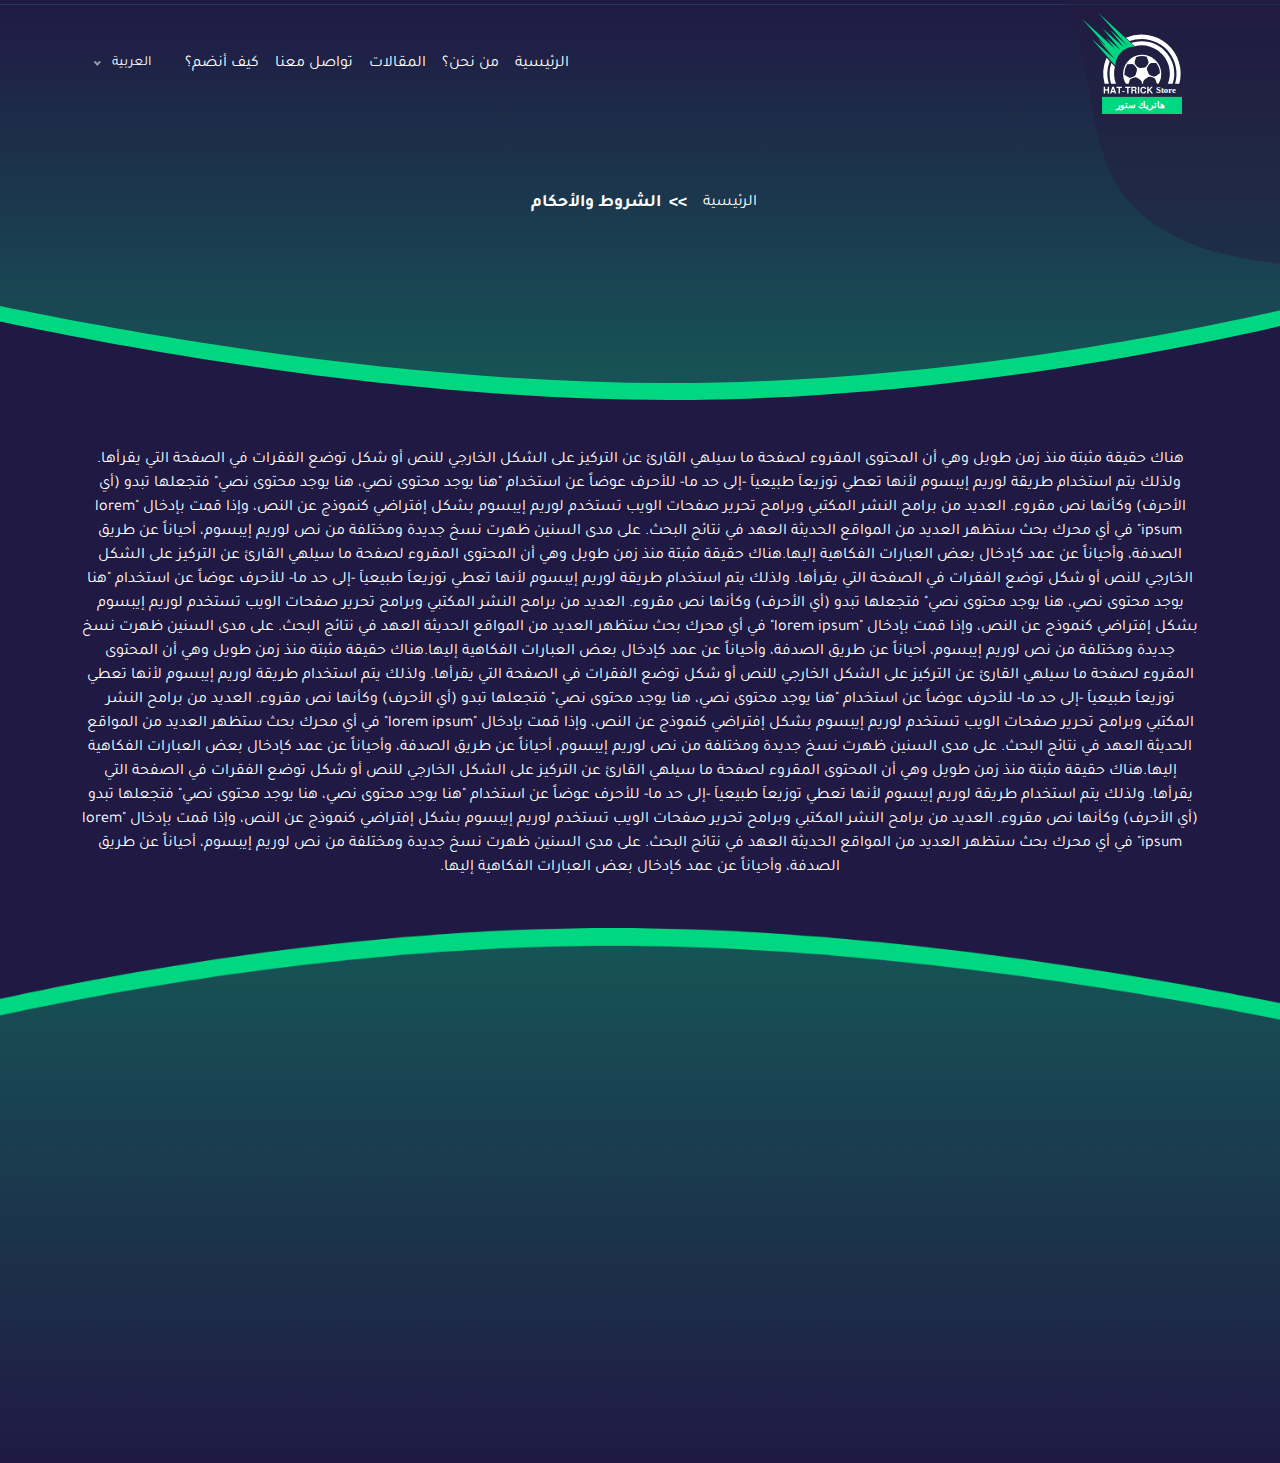
<file: rules.html>
<!DOCTYPE html>
<html lang="ar" dir="rtl">

<head>
  <meta charset="UTF-8">
  <meta http-equiv="X-UA-Compatible" content="IE=edge">
  <meta name="viewport" content="width=device-width, initial-scale=1.0">
  <title>HATTRICK STORE</title>

  <link rel="icon" href="images/logo.svg">

  <!-- font awesome cdn link  -->
  <link rel="stylesheet" href="https://cdnjs.cloudflare.com/ajax/libs/font-awesome/6.5.1/css/all.min.css"
    integrity="sha512-DTOQO9RWCH3ppGqcWaEA1BIZOC6xxalwEsw9c2QQeAIftl+Vegovlnee1c9QX4TctnWMn13TZye+giMm8e2LwA=="
    crossorigin="anonymous" referrerpolicy="no-referrer">
  <!-- Bootstrap link  -->
  <!-- if lang == en -->
  <link rel="stylesheet" href="styles/plugin/bootstrap.min.css">
  <!-- if lang == ar -->
  <link rel="stylesheet" href="styles/plugin/bootstrap.rtl.min.css">
  <!-- bootstrap icon -->
  <link rel="stylesheet" href="styles/plugin/bootstrap-icons.min.css">
  <!-- animate link  -->
  <link rel="stylesheet" href="styles/plugin/animate.css" />
  <!-- nice select  -->
  <link rel="stylesheet" href="styles/plugin/nice-select.css">
  <!-- custom css file link  -->
  <link rel="stylesheet" href="styles/style.css">
</head>

<body>


  <header class="">
    <nav class="navbar navbar-expand-lg ">
      <div class="container">
        <a class="navbar-brand" href="index.html">
          <img src="images/logo.svg" alt="">
        </a>
        <div class="d-flex items-center gap-2">
          <div class=" navbar-collapse ">
            <div class=" justify-content-between align-items-center w-100 mb-5 for-mobile">
              <a class="navbar-brand" href="index.html">
                <img src="images/logo.svg" alt="">
              </a>
              <button class="navbar-toggler" id="close">
                <i class="fas fa-close"></i>
              </button>
            </div>
            <ul class="navbar-nav  mb-2 mb-lg-0">
              <li class="nav-item">
                <a class="nav-link" aria-current="page" href="index.html">الرئيسية</a>
              </li>
              <li class="nav-item">
                <a class="nav-link" href="about.html">من نحن؟</a>
              </li>
              <li class="nav-item">
                <a class="nav-link " href="articles.html">المقالات</a>
              </li>
              <li class="nav-item">
                <a class="nav-link" href="contact.html">تواصل معنا</a>
              </li>
              <li class="nav-item">
                <a class="nav-link" href="join.html">كيف أنضم؟</a>
              </li>
            </ul>
          </div>
          <select class="lang-select">
            <option value="ar">العربية</option>
            <option value="en">English</option>
          </select>
          <button class="navbar-toggler" id="nav-toggler">
            <i class="fas fa-bars"></i>
          </button>
          </divcl>
        </div>
    </nav>
    <nav aria-label="breadcrumb" class="wow fadeInUp">
      <ol class="breadcrumb">
        <li class="breadcrumb-item"><a href="#">الرئيسية</a></li>
        <li class="breadcrumb-item active" aria-current="page"> الشروط والأحكام</li>
      </ol>
    </nav>
  </header>

  <main>

    <section class="privacy">
      <div class="container">
        <p class="text-center wow fadeInUp">
          هناك حقيقة مثبتة منذ زمن طويل وهي أن المحتوى المقروء لصفحة ما سيلهي القارئ عن التركيز على الشكل الخارجي للنص
          أو
          شكل توضع الفقرات في الصفحة التي يقرأها. ولذلك يتم استخدام طريقة لوريم إيبسوم لأنها تعطي توزيعاَ طبيعياَ -إلى
          حد
          ما- للأحرف عوضاً عن استخدام "هنا يوجد محتوى نصي، هنا يوجد محتوى نصي" فتجعلها تبدو (أي الأحرف) وكأنها نص مقروء.
          العديد من برامح النشر المكتبي وبرامح تحرير صفحات الويب تستخدم لوريم إيبسوم بشكل إفتراضي كنموذج عن النص، وإذا
          قمت
          بإدخال "lorem ipsum" في أي محرك بحث ستظهر العديد من المواقع الحديثة العهد في نتائج البحث. على مدى السنين ظهرت
          نسخ
          جديدة ومختلفة من نص لوريم إيبسوم، أحياناً عن طريق الصدفة، وأحياناً عن عمد كإدخال بعض العبارات الفكاهية
          إليها.هناك
          حقيقة مثبتة منذ زمن طويل وهي أن المحتوى المقروء لصفحة ما سيلهي القارئ عن التركيز على الشكل الخارجي للنص أو شكل
          توضع الفقرات في الصفحة التي يقرأها. ولذلك يتم استخدام طريقة لوريم إيبسوم لأنها تعطي توزيعاَ طبيعياَ -إلى حد
          ما-
          للأحرف عوضاً عن استخدام "هنا يوجد محتوى نصي، هنا يوجد محتوى نصي" فتجعلها تبدو (أي الأحرف) وكأنها نص مقروء.
          العديد
          من برامح النشر المكتبي وبرامح تحرير صفحات الويب تستخدم لوريم إيبسوم بشكل إفتراضي كنموذج عن النص، وإذا قمت
          بإدخال
          "lorem ipsum" في أي محرك بحث ستظهر العديد من المواقع الحديثة العهد في نتائج البحث. على مدى السنين ظهرت نسخ
          جديدة
          ومختلفة من نص لوريم إيبسوم، أحياناً عن طريق الصدفة، وأحياناً عن عمد كإدخال بعض العبارات الفكاهية إليها.هناك
          حقيقة
          مثبتة منذ زمن طويل وهي أن المحتوى المقروء لصفحة ما سيلهي القارئ عن التركيز على الشكل الخارجي للنص أو شكل توضع
          الفقرات في الصفحة التي يقرأها. ولذلك يتم استخدام طريقة لوريم إيبسوم لأنها تعطي توزيعاَ طبيعياَ -إلى حد ما-
          للأحرف
          عوضاً عن استخدام "هنا يوجد محتوى نصي، هنا يوجد محتوى نصي" فتجعلها تبدو (أي الأحرف) وكأنها نص مقروء. العديد من
          برامح النشر المكتبي وبرامح تحرير صفحات الويب تستخدم لوريم إيبسوم بشكل إفتراضي كنموذج عن النص، وإذا قمت بإدخال
          "lorem ipsum" في أي محرك بحث ستظهر العديد من المواقع الحديثة العهد في نتائج البحث. على مدى السنين ظهرت نسخ
          جديدة
          ومختلفة من نص لوريم إيبسوم، أحياناً عن طريق الصدفة، وأحياناً عن عمد كإدخال بعض العبارات الفكاهية إليها.هناك
          حقيقة
          مثبتة منذ زمن طويل وهي أن المحتوى المقروء لصفحة ما سيلهي القارئ عن التركيز على الشكل الخارجي للنص أو شكل توضع
          الفقرات في الصفحة التي يقرأها. ولذلك يتم استخدام طريقة لوريم إيبسوم لأنها تعطي توزيعاَ طبيعياَ -إلى حد ما-
          للأحرف
          عوضاً عن استخدام "هنا يوجد محتوى نصي، هنا يوجد محتوى نصي" فتجعلها تبدو (أي الأحرف) وكأنها نص مقروء. العديد من
          برامح النشر المكتبي وبرامح تحرير صفحات الويب تستخدم لوريم إيبسوم بشكل إفتراضي كنموذج عن النص، وإذا قمت بإدخال
          "lorem ipsum" في أي محرك بحث ستظهر العديد من المواقع الحديثة العهد في نتائج البحث. على مدى السنين ظهرت نسخ
          جديدة
          ومختلفة من نص لوريم إيبسوم، أحياناً عن طريق الصدفة، وأحياناً عن عمد كإدخال بعض العبارات الفكاهية إليها.
        </p>
      </div>
    </section>


  </main>

  <footer>

    <div class="container">
      <a href="index.html" class="footer-logo wow fadeInUp">
        <img src="images/logo.svg" alt="logo">
      </a>
      <div class="d-flex justify-content-between align-items-center flex-wrap gap-5 wow fadeInUp">
        <div class="download-app">
          <h4 class="mb-3 text-center">يمكنك تحميل التطبيق الآن من خلال</h4>
          <div class="d-flex flex-wrap gap-2">
            <a href="#" class="install apple-install">
              <div class="text">
                <p>download on the</p>
                <p>apple store</p>
              </div>
              <img src="images/apple.svg" alt="">
            </a>
            <a href="#" class="install android-install">
              <div class="text">
                <p>Get it on</p>
                <p>Google Play</p>
              </div>
              <img src="images/android.svg" alt="">
            </a>
          </div>
        </div>
        <div class=" mail-subscribe">
          <h4 class="mb-3 text-center">الاشتراك في النشرة البريدية</h4>
          <form action="" class="form subscribtion-form">
            <input type="email" class="form-control" placeholder="البريد الإلكتروني">
            <button type="submit" class="btn secondary-btn">ارسال</button>
          </form>
        </div>
      </div>
    </div>


    <div class="rights">
      <div class="container">
        <div class="d-flex flex-wrap justify-content-between align-items-center gap-2 wow fadeInDown">
          <a class="smartV-link" href="https://smartvision4p.com/" target="_blank">
            <span>جميع الحقوق محفوظة لموقع سمارت فيجن للبرمجيات</span>
            <img src="images/smart.svg" alt="">
          </a>
          <div class="links rights-links d-flex gap-2">
            <a href="privacy.html">سياسة الخصوصية</a>
            <span class="divide">|</span>
            <a href="rules.html">الشروط والأحكام</a>
          </div>
        </div>
      </div>
    </div>
  </footer>







  <!-- jQuery script -->
  <script src="js/jquery-3.6.0.min.js"></script>
  <!-- bootstrap script -->
  <script src="js/bootstrap.bundle.min.js"></script>
  <!-- wow script -->
  <script src="js/wow.min.js"></script>
  <!-- nice select  -->
  <script src="js/jquery.nice-select.min.js"></script>
  <!-- custom js file link  -->
  <script src="js/script.js"></script>

</body>

</html>
</file>
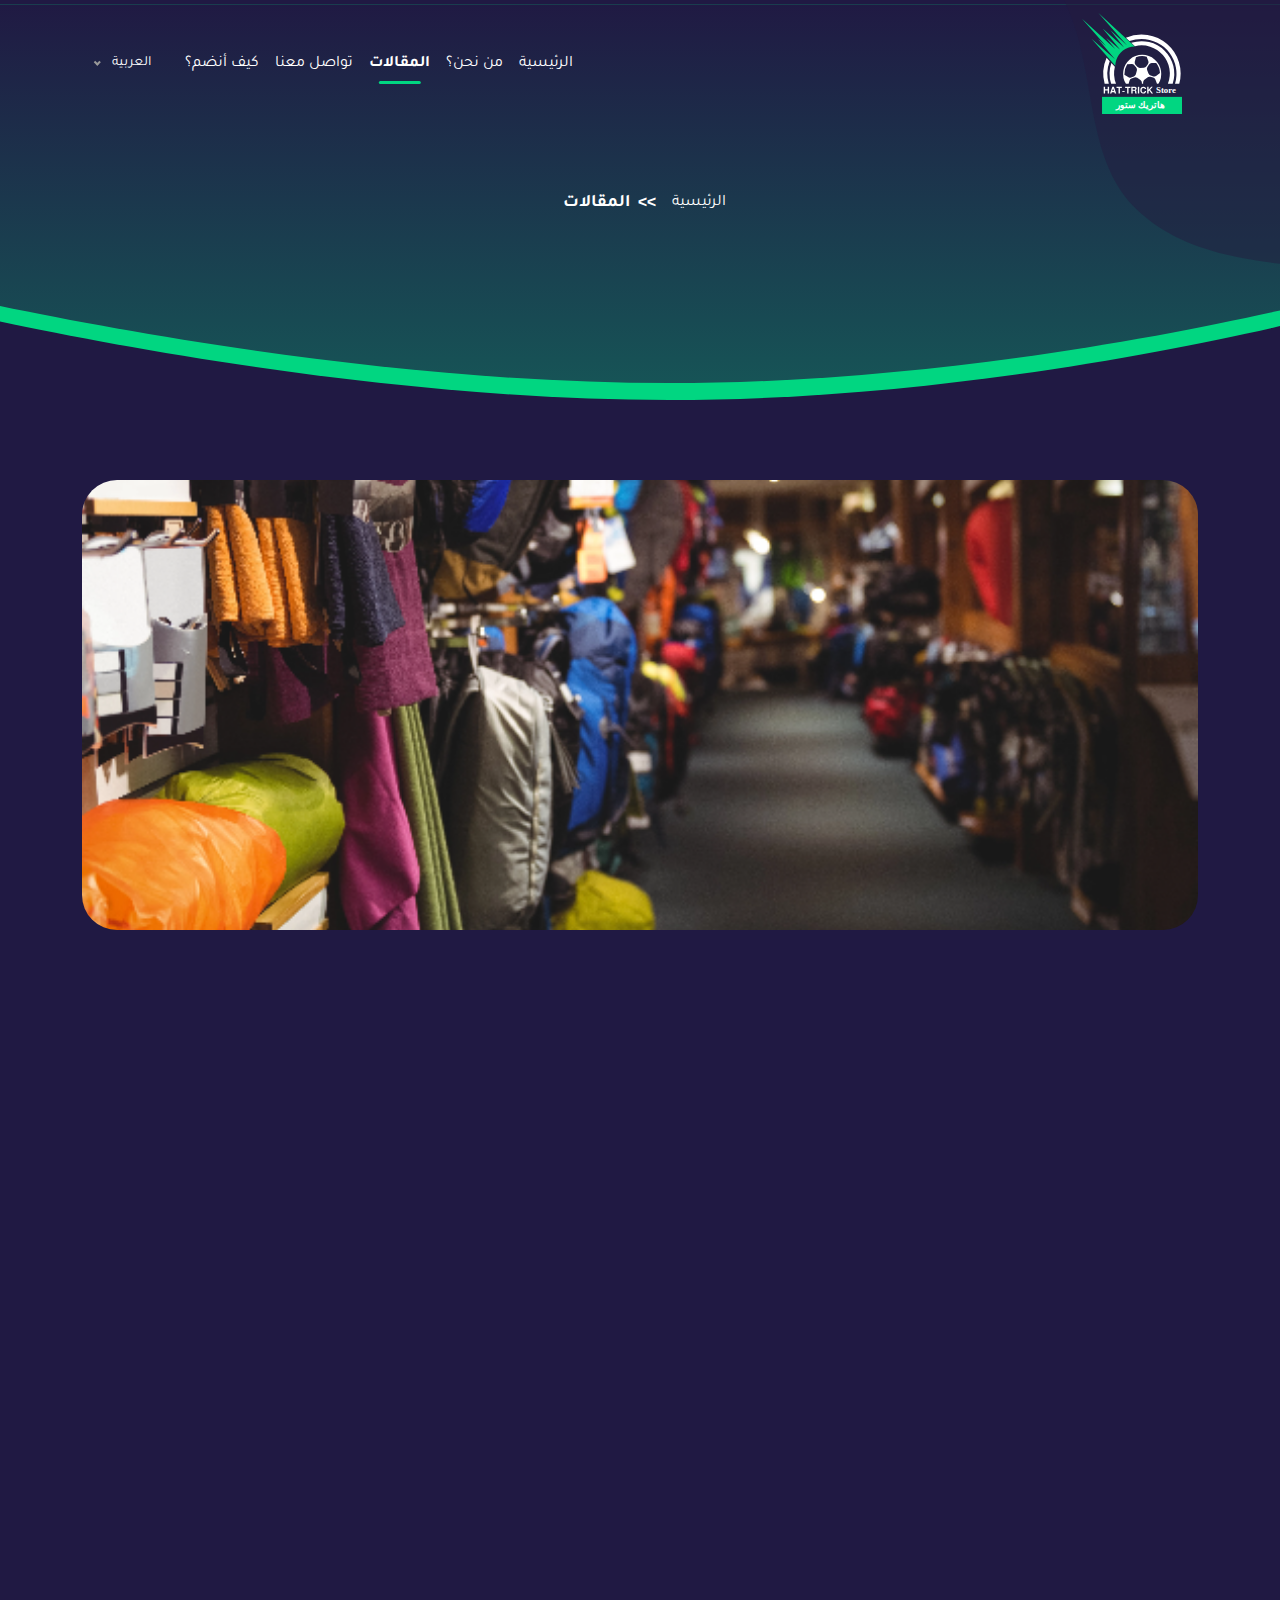
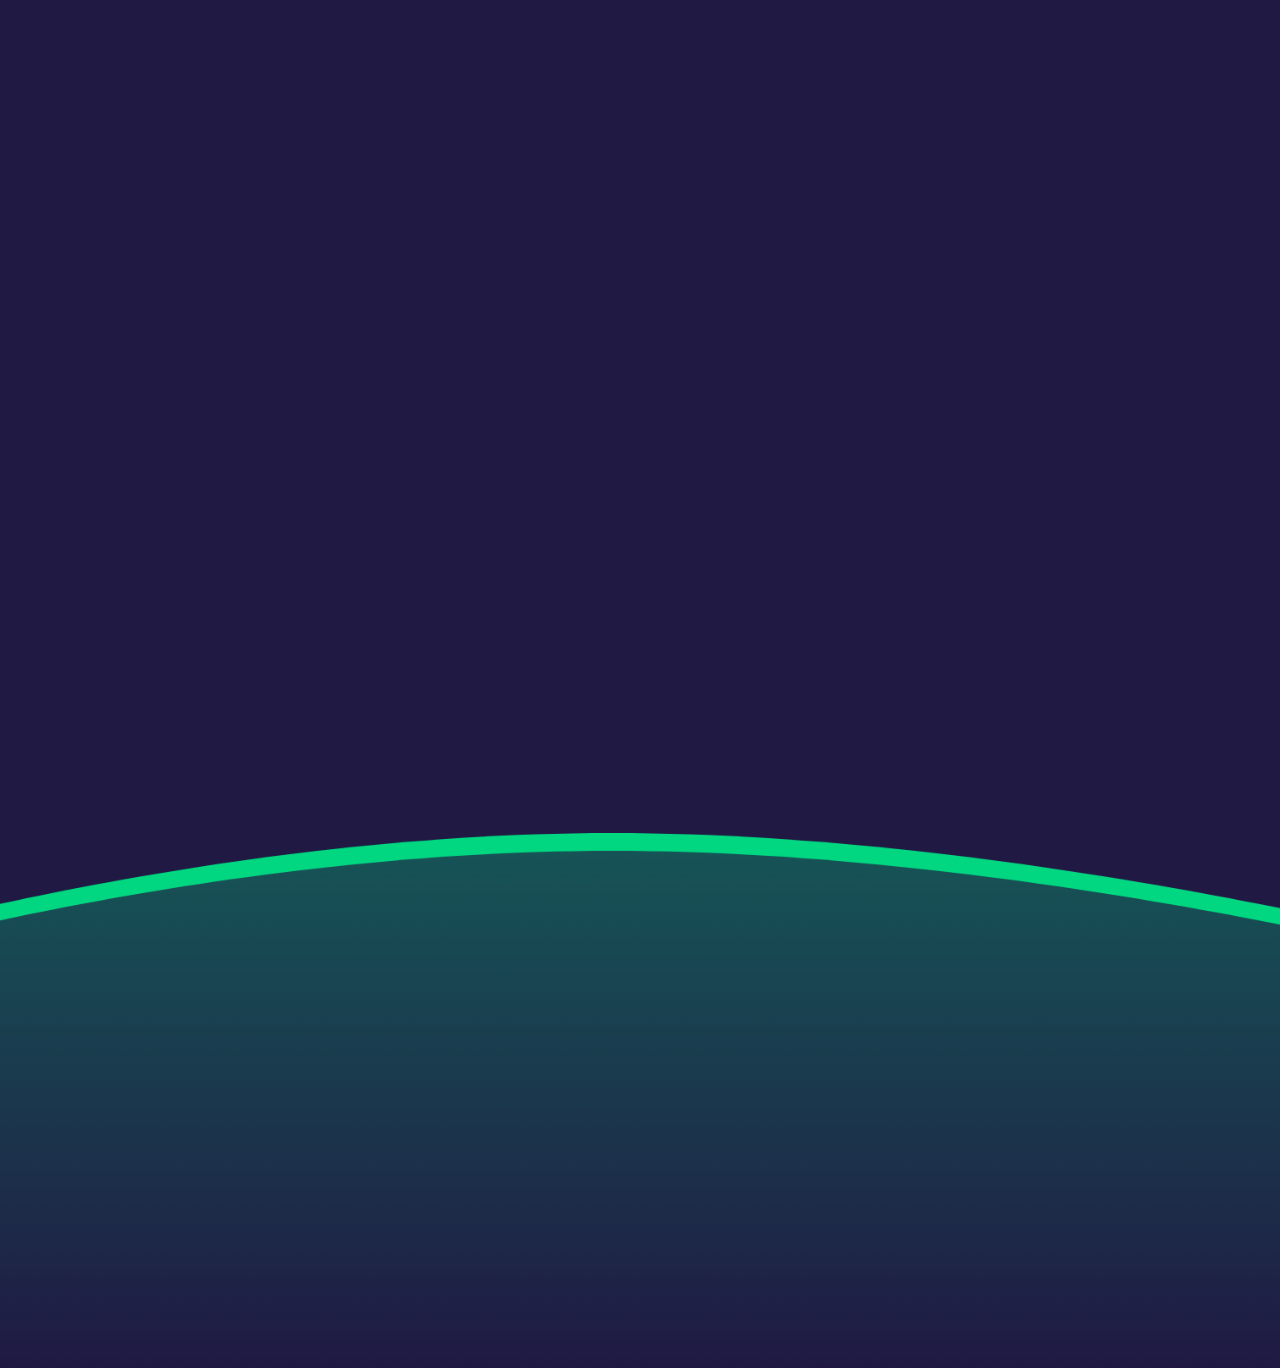
<file: single-article.html>
<!DOCTYPE html>
<html lang="ar" dir="rtl">

<head>
  <meta charset="UTF-8">
  <meta http-equiv="X-UA-Compatible" content="IE=edge">
  <meta name="viewport" content="width=device-width, initial-scale=1.0">
  <title>HATTRICK STORE</title>

  <link rel="icon" href="images/logo.svg">

  <!-- font awesome cdn link  -->
  <link rel="stylesheet" href="https://cdnjs.cloudflare.com/ajax/libs/font-awesome/6.5.1/css/all.min.css"
    integrity="sha512-DTOQO9RWCH3ppGqcWaEA1BIZOC6xxalwEsw9c2QQeAIftl+Vegovlnee1c9QX4TctnWMn13TZye+giMm8e2LwA=="
    crossorigin="anonymous" referrerpolicy="no-referrer">
  <!-- Bootstrap link  -->
  <!-- if lang == en -->
  <link rel="stylesheet" href="styles/plugin/bootstrap.min.css">
  <!-- if lang == ar -->
  <link rel="stylesheet" href="styles/plugin/bootstrap.rtl.min.css">
  <!-- bootstrap icon -->
  <link rel="stylesheet" href="styles/plugin/bootstrap-icons.min.css">
  <!-- animate link  -->
  <link rel="stylesheet" href="styles/plugin/animate.css" />
  <!-- nice select  -->
  <link rel="stylesheet" href="styles/plugin/nice-select.css">
  <!-- custom css file link  -->
  <link rel="stylesheet" href="styles/style.css">
</head>

<body>


  <header class="">
    <nav class="navbar navbar-expand-lg ">
      <div class="container">
        <a class="navbar-brand" href="index.html">
          <img src="images/logo.svg" alt="">
        </a>
        <div class="d-flex items-center gap-2">
          <div class=" navbar-collapse ">
            <div class=" justify-content-between align-items-center w-100 mb-5 for-mobile">
              <a class="navbar-brand" href="index.html">
                <img src="images/logo.svg" alt="">
              </a>
              <button class="navbar-toggler" id="close">
                <i class="fas fa-close"></i>
              </button>
            </div>
            <ul class="navbar-nav  mb-2 mb-lg-0">
              <li class="nav-item">
                <a class="nav-link" aria-current="page" href="index.html">الرئيسية</a>
              </li>
              <li class="nav-item">
                <a class="nav-link" href="about.html">من نحن؟</a>
              </li>
              <li class="nav-item">
                <a class="nav-link active" href="articles.html">المقالات</a>
              </li>
              <li class="nav-item">
                <a class="nav-link" href="contact.html">تواصل معنا</a>
              </li>
              <li class="nav-item">
                <a class="nav-link" href="join.html">كيف أنضم؟</a>
              </li>
            </ul>
          </div>
          <select class="lang-select">
            <option value="ar">العربية</option>
            <option value="en">English</option>
          </select>
          <button class="navbar-toggler" id="nav-toggler">
            <i class="fas fa-bars"></i>
          </button>
          </divcl>
        </div>
    </nav>
    <nav aria-label="breadcrumb" class="wow fadeInUp">
      <ol class="breadcrumb">
        <li class="breadcrumb-item"><a href="#">الرئيسية</a></li>
        <li class="breadcrumb-item active" aria-current="page">المقالات</li>
      </ol>
    </nav>
  </header>

  <main>


    <!-- ========== single article ============ -->
    <section class="single-article">
      <div class="container">
        <div class="img wow fadeInDown">
          <img src="images/article.png" alt="">
        </div>
        <div class="d-flex justify-content-between my-3 px-2 wow fadeInDown">
          <h4 class="title">هو ببساطة نص شكلي</h4>
          <div class="date">
            <i class="bi bi-calendar"></i>
            <span>15 مايو 2024</span>
          </div>
        </div>
        <div class="content">
          <p class="wow fadeInDown">مجمع طبي متخصص في الطب والعلاج النفسي نقدم خدماتنا النفسية التثقيفية و التشخيصية و
            العلاجية من قبل الأطباء و
            الأخصائيين النفسيين بالمجمع و لمختلف الأعمار مجمع طبي متخصص في الطب والعلاج النفسي نقدم خدماتنا النفسية
            التثقيفية و التشخيصية و العلاجية من قبل الأطباء و الأخصائيين النفسيين بالمجمع و لمختلف الأعمار مجمع طبي
            متخصص
            في الطب والعلاج النفسي نقدم خدماتنا النفسية التثقيفية و التشخيصية و العلاجية من قبل الأطباء و الأخصائيين
            النفسيين بالمجمع و لمختلف الأعمار مجمع طبي متخصص في الطب والعلاج النفسي نقدم خدماتنا النفسية التثقيفية و
            التشخيصية و العلاجية من قبل الأطباء و الأخصائيين النفسيين بالمجمع و لمختلف الأعمار مجمع طبي متخصص في الطب
            والعلاج النفسي نقدم خدماتنا النفسية التثقيفية و التشخيصية و العلاجية من قبل الأطباء و الأخصائيين النفسيين
            بالمجمع و لمختلف الأعمار مجمع طبي متخصص في الطب والعلاج النفسي نقدم خدماتنا النفسية التثقيفية و التشخيصية و
            العلاجية من قبل الأطباء و الأخصائيين النفسيين بالمجمع و لمختلف الأعمار مجمع طبي متخصص في الطب والعلاج النفسي
            نقدم خدماتنا النفسية التثقيفية و التشخيصية و العلاجية من قبل الأطباء و الأخصائيين النفسيين بالمجمع و لمختلف
            الأعمار مجمع طبي متخصص في الطب والعلاج النفسي نقدم خدماتنا النفسية التثقيفية و التشخيصية و العلاجية من قبل
            الأطباء و الأخصائيين النفسيين بالمجمع و لمختلف الأعمار مجمع طبي متخصص في الطب والعلاج النفسي نقدم خدماتنا
            النفسية التثقيفية و التشخيصية و العلاجية من قبل الأطباء و الأخصائيين النفسيين بالمجمع و لمختلف الأعمار</p>
        </div>
        <div class="img wow fadeInDown">
          <img src="images/article.png" alt="">
        </div>
        <div class="content">
          <p class="wow fadeInDown">مجمع طبي متخصص في الطب والعلاج النفسي نقدم خدماتنا النفسية التثقيفية و التشخيصية و
            العلاجية من قبل الأطباء و
            الأخصائيين النفسيين بالمجمع و لمختلف الأعمار مجمع طبي متخصص في الطب والعلاج النفسي نقدم خدماتنا النفسية
            التثقيفية و التشخيصية و العلاجية من قبل الأطباء و الأخصائيين النفسيين بالمجمع و لمختلف الأعمار مجمع طبي
            متخصص
            في الطب والعلاج النفسي نقدم خدماتنا النفسية التثقيفية و التشخيصية و العلاجية من قبل الأطباء و الأخصائيين
            النفسيين بالمجمع و لمختلف الأعمار مجمع طبي متخصص في الطب والعلاج النفسي نقدم خدماتنا النفسية التثقيفية و
            التشخيصية و العلاجية من قبل الأطباء و الأخصائيين النفسيين بالمجمع و لمختلف الأعمار مجمع طبي متخصص في الطب
            والعلاج النفسي نقدم خدماتنا النفسية التثقيفية و التشخيصية و العلاجية من قبل الأطباء و الأخصائيين النفسيين
            بالمجمع و لمختلف الأعمار مجمع طبي متخصص في الطب والعلاج النفسي نقدم خدماتنا النفسية التثقيفية و التشخيصية و
            العلاجية من قبل الأطباء و الأخصائيين النفسيين بالمجمع و لمختلف الأعمار مجمع طبي متخصص في الطب والعلاج النفسي
            نقدم خدماتنا النفسية التثقيفية و التشخيصية و العلاجية من قبل الأطباء و الأخصائيين النفسيين بالمجمع و لمختلف
            الأعمار مجمع طبي متخصص في الطب والعلاج النفسي نقدم خدماتنا النفسية التثقيفية و التشخيصية و العلاجية من قبل
            الأطباء و الأخصائيين النفسيين بالمجمع و لمختلف الأعمار مجمع طبي متخصص في الطب والعلاج النفسي نقدم خدماتنا
            النفسية التثقيفية و التشخيصية و العلاجية من قبل الأطباء و الأخصائيين النفسيين بالمجمع و لمختلف الأعمار</p>

          <p class="wow fadeInDown quote">مجمع طبي متخصص في الطب والعلاج النفسي نقدم خدماتنا النفسية التثقيفية و
            التشخيصية و
            العلاجية من قبل الأطباء و
            الأخصائيين النفسيين بالمجمع و لمختلف الأعمار مجمع طبي متخصص في الطب والعلاج النفسي نقدم خدماتنا النفسية
            التثقيفية و التشخيصية و العلاجية من قبل الأطباء و الأخصائيين النفسيين بالمجمع و لمختلف الأعمار مجمع طبي
            متخصص
            في الطب والعلاج النفسي نقدم خدماتنا النفسية التثقيفية و التشخيصية و العلاجية من قبل الأطباء و الأخصائيين
            النفسيين بالمجمع و لمختلف الأعمار مجمع طبي متخصص في الطب والعلاج النفسي نقدم خدماتنا النفسية التثقيفية و
            التشخيصية و العلاجية من قبل الأطباء و الأخصائيين النفسيين بالمجمع و لمختلف الأعمار مجمع طبي متخصص في الطب
            والعلاج النفسي نقدم خدماتنا النفسية التثقيفية و التشخيصية و العلاجية من قبل الأطباء و الأخصائيين النفسيين
            بالمجمع و لمختلف الأعمار مجمع طبي متخصص في الطب والعلاج النفسي نقدم خدماتنا النفسية التثقيفية و التشخيصية و
            العلاجية من قبل الأطباء و الأخصائيين النفسيين بالمجمع و لمختلف الأعمار مجمع طبي متخصص في الطب والعلاج النفسي
            نقدم خدماتنا النفسية التثقيفية و التشخيصية و العلاجية من قبل الأطباء و الأخصائيين النفسيين بالمجمع و لمختلف
            الأعمار مجمع طبي متخصص في الطب والعلاج النفسي نقدم خدماتنا النفسية التثقيفية و التشخيصية و العلاجية من قبل
            الأطباء و الأخصائيين النفسيين بالمجمع و لمختلف الأعمار مجمع طبي متخصص في الطب والعلاج النفسي نقدم خدماتنا
            النفسية التثقيفية و التشخيصية و العلاجية من قبل الأطباء و الأخصائيين النفسيين بالمجمع و لمختلف الأعمار</p>
        </div>
      </div>
    </section>





  </main>

  <footer>

    <div class="container">
      <a href="index.html" class="footer-logo wow fadeInUp">
        <img src="images/logo.svg" alt="logo">
      </a>
      <div class="d-flex justify-content-between align-items-center flex-wrap gap-5 wow fadeInUp">
        <div class="download-app">
          <h4 class="mb-3 text-center">يمكنك تحميل التطبيق الآن من خلال</h4>
          <div class="d-flex flex-wrap gap-2">
            <a href="#" class="install apple-install">
              <div class="text">
                <p>download on the</p>
                <p>apple store</p>
              </div>
              <img src="images/apple.svg" alt="">
            </a>
            <a href="#" class="install android-install">
              <div class="text">
                <p>Get it on</p>
                <p>Google Play</p>
              </div>
              <img src="images/android.svg" alt="">
            </a>
          </div>
        </div>
        <div class=" mail-subscribe">
          <h4 class="mb-3 text-center">الاشتراك في النشرة البريدية</h4>
          <form action="" class="form subscribtion-form">
            <input type="email" class="form-control" placeholder="البريد الإلكتروني">
            <button type="submit" class="btn secondary-btn">ارسال</button>
          </form>
        </div>
      </div>
    </div>


    <div class="rights">
      <div class="container">
        <div class="d-flex flex-wrap justify-content-between align-items-center gap-2 wow fadeInDown">
          <a class="smartV-link" href="https://smartvision4p.com/" target="_blank">
            <span>جميع الحقوق محفوظة لموقع سمارت فيجن للبرمجيات</span>
            <img src="images/smart.svg" alt="">
          </a>
          <div class="links rights-links d-flex gap-2">
            <a href="privacy.html">سياسة الخصوصية</a>
            <span class="divide">|</span>
            <a href="rules.html">الشروط والأحكام</a>
          </div>
        </div>
      </div>
    </div>
  </footer>







  <!-- jQuery script -->
  <script src="js/jquery-3.6.0.min.js"></script>
  <!-- bootstrap script -->
  <script src="js/bootstrap.bundle.min.js"></script>
  <!-- wow script -->
  <script src="js/wow.min.js"></script>
  <!-- nice select  -->
  <script src="js/jquery.nice-select.min.js"></script>
  <!-- custom js file link  -->
  <script src="js/script.js"></script>

</body>

</html>
</file>
<file: styles/plugin/nice-select.css>
.nice-select {
  -webkit-tap-highlight-color: transparent;
  background-color: #fff;
  border-radius: 5px;
  border: solid 1px #e8e8e8;
  box-sizing: border-box;
  clear: both;
  cursor: pointer;
  display: block;
  float: left;
  font-family: inherit;
  font-size: 14px;
  font-weight: normal;
  height: 42px;
  line-height: 40px;
  outline: none;
  padding-left: 18px;
  padding-right: 30px;
  position: relative;
  text-align: left !important;
  transition: all 0.2s ease-in-out;
  -webkit-user-select: none;
     -moz-user-select: none;
      -ms-user-select: none;
          user-select: none;
  white-space: nowrap;
  width: auto; }
  .nice-select:hover {
    border-color: #dbdbdb; }
  .nice-select:active, .nice-select.open, .nice-select:focus {
    border-color: #999; }
  .nice-select:after {
    border-bottom: 2px solid #999;
    border-right: 2px solid #999;
    content: '';
    display: block;
    height: 5px;
    margin-top: -4px;
    pointer-events: none;
    position: absolute;
    right: 12px;
    top: 50%;
    transform-origin: 66% 66%;
    transform: rotate(45deg);
    transition: all 0.15s ease-in-out;
    width: 5px; }
  .nice-select.open:after {
    transform: rotate(-135deg); }
  .nice-select.open .list {
    opacity: 1;
    pointer-events: auto;
    transform: scale(1) translateY(0); }
  .nice-select.disabled {
    border-color: #ededed;
    color: #999;
    pointer-events: none; }
    .nice-select.disabled:after {
      border-color: #cccccc; }
  .nice-select.wide {
    width: 100%; }
    .nice-select.wide .list {
      left: 0 !important;
      right: 0 !important; }
  .nice-select.right {
    float: right; }
    .nice-select.right .list {
      left: auto;
      right: 0; }
  .nice-select.small {
    font-size: 12px;
    height: 36px;
    line-height: 34px; }
    .nice-select.small:after {
      height: 4px;
      width: 4px; }
    .nice-select.small .option {
      line-height: 34px;
      min-height: 34px; }
  .nice-select .list {
    background-color: #fff;
    border-radius: 5px;
    box-shadow: 0 0 0 1px rgba(68, 68, 68, 0.11);
    box-sizing: border-box;
    margin-top: 4px;
    opacity: 0;
    overflow: hidden;
    padding: 0;
    pointer-events: none;
    position: absolute;
    top: 100%;
    left: 0;
    transform-origin: 50% 0;
    transform: scale(0.75) translateY(-21px);
    transition: all 0.2s cubic-bezier(0.5, 0, 0, 1.25), opacity 0.15s ease-out;
    z-index: 9; }
    .nice-select .list:hover .option:not(:hover) {
      background-color: transparent !important; }
  .nice-select .option {
    cursor: pointer;
    font-weight: 400;
    line-height: 40px;
    list-style: none;
    min-height: 40px;
    outline: none;
    padding-left: 18px;
    padding-right: 29px;
    text-align: left;
    transition: all 0.2s; }
    .nice-select .option:hover, .nice-select .option.focus, .nice-select .option.selected.focus {
      background-color: #f6f6f6; }
    .nice-select .option.selected {
      font-weight: bold; }
    .nice-select .option.disabled {
      background-color: transparent;
      color: #999;
      cursor: default; }

.no-csspointerevents .nice-select .list {
  display: none; }

.no-csspointerevents .nice-select.open .list {
  display: block; }
</file>
<file: styles/style.css>
/*======= font =========*/
@import url('https://fonts.googleapis.com/css2?family=Tajawal:wght@200;300;400;500;700;800;900&display=swap');


/*========== vars =======*/

:root{
  --primary:#201943;
  --secondary:#01D681;
  --white: #fff;
  --black: #000;
  --grey:#677294;
  --light-white: #DFDFDF;
}



/*======= global ========== */
*{
  margin: 0;
  padding: 0;
  box-sizing: border-box;
  text-decoration: none !important;
  list-style : none !important;
  outline: none;
  border: none;
  font-family: 'Tajawal', sans-serif;
  scroll-behavior: smooth;
}

::-webkit-scrollbar {
  height: 0.5rem;
  width: 0.3rem;
  background-color: var(--primary);
}

::-webkit-scrollbar-thumb {
  background: var(--secondary);
}

body{
  direction: rtl;
  background-color: var(--primary);
  color: var(--white);
  margin: 0;
  padding: 0;
  border: 0;
  outline: 0;
  vertical-align: middle;
}

a{
  color: var(--white);
}
a:hover{
  color: var(--white);
}

img {
  width: 100%;
  height: 100%;
  -o-object-fit: cover;
  object-fit: cover;
}

html,
div,
span,
object,
iframe,
h1,
h2,
h3,
h4,
h5,
h6,
p,
blockquote,
pre,
abbr,
address,
cite,
code,
dfn,
em,
img,
ins,
kbd,
q,
samp,
small,
strong,
sub,
sup,
var,
b,
i,
dl,
dt,
dd,
ol,
ul,
li,
fieldset,
form,
label,
legend,
table,
caption,
tbody,
tfoot,
thead,
tr,
th,
td,
article,
aside,
canvas,
details,
figcaption,
figure,
footer,
header,
hgroup,
menu,
nav,
section,
summary,
time,
mark,
audio,
video {
  margin: 0;
  padding: 0;
  border: 0;
  outline: 0;
  vertical-align: middle;
  background: transparent;
}

article,
aside,
details,
figcaption,
figure,
footer,
header,
hgroup,
menu,
nav,
section {
  display: block;
}

ul {
  list-style: none;
  padding: 0;
  margin: 0;
}

section {
  padding: 3rem 0;
}

.sec-title{
  font-weight: bold;
  margin-bottom: 2rem;
}

.card {
  border: none;
  background-color: transparent;
  transition: 0.3s;
  color: #fff;
}

.mobile-img{
  aspect-ratio: 4/4;
  img{
    -o-object-fit: contain;
       object-fit: contain;
  }
}

.form-control {
  padding: 0.65rem 0.95rem;
  width: 100%;
  font-size: 1rem;
  font-weight: 400;
  line-height: 1.5;
  background-color: #201943;
  color: #fff;
  border: 1px solid #201943;
  border-radius: 35px;
}

.form-control:focus {
  border-color: var(--secondary);
  outline: 0;
  box-shadow: none;
  background-color: var(--primary);
  color: var(--white);
}

.form-control::-webkit-input-placeholder{
  color: var(--light-white);
}

.form-control::-moz-placeholder{
  color: var(--light-white);
}

.form-control:-ms-input-placeholder{
  color: var(--light-white);
}

.form-control::-ms-input-placeholder{
  color: var(--light-white);
}

.form-control::placeholder{
  color: var(--light-white);
}




.btn {
  display: inline-block;
  border: none;
  box-shadow: none;
  outline: none;
  padding: 0.5rem 2.5rem;
  border-radius: 35px;
  cursor: pointer;
  font-weight: bold;
  font-size: 1rem;
}
.btn:focus{
  outline: none;
  box-shadow: none;
}
.btn.main-btn{
  background-color: var(--white);
  color: var(--primary);
}
.btn.main-btn:hover {
  background-color: var(--secondary);
  color: var(--white);
}
.btn.main-btn:active {
  color: var(--white);
  background-color: var(--secondary);
  border-color: var(--secondary);
  transform: scale(.95);
}


.secondary-btn {
  background-color: var(--secondary);
  color: var(--white);
}

.secondary-btn:hover , .secondary-btn:active {
  background-color: var(--primary) !important;
  color: var(--white) !important;
}
.secondary-btn:active{
  transform: scale(.95);
}




.install{
  display: flex;
  align-items: center;
  gap: .5rem;
  padding: 0.3rem 1.5rem;
  border-radius: 35px;
}
.install .text p:nth-child(1){
  font-size: .8rem;
}
.install .text p:nth-child(2){
  font-weight: bold;
  font-size: .9rem;
}
.install img{
  width: 25px;
  height: 25px;
  -o-object-fit: contain;
     object-fit: contain;
}
.apple-install{
  background-color: var(--secondary);
  color: var(--white);
}
.in-header{
  color: var(--white);
  background-color: var(--primary);
}
.android-install , .android-install:hover{
  background-color: var(--white);
  color: var(--primary);
}




/*===============================
==============================*/


/**===============================
  ==============* RTL *===========
===============================**/
html[dir = ltr]{
  body{
    direction: ltr;
  }
}
html[dir='rtl'] [type=email],
html[dir='rtl'] [type=number],
html[dir='rtl'] [type=tel],
html[dir='rtl'] [type=url] {
  direction: rtl;
}
/**===============================
  ================================
=============================== **/


/**===============================================================
  ==========================* header *============================
===============================================================**/

.lang-select{
  background: transparent;
  border: none;
  color: var(--white);
}

.lang-select .list{
  color: var(--primary);
}
.lang-select .list .selected{
  color: var(--secondary);
}

header {
  background: url("../images/breadcrump.svg");
  background-size: cover;
  background-position: center;
  background-repeat: no-repeat;
  height: 400px;
  /* margin: 0 0 3rem 0; */
  position: relative;
  /* display: flex; */
  justify-content: center;
  align-items: center;
}
header.header-home{
  background: url("../images/header.svg") !important;
  height: auto;
  background-size: cover !important;
    background-position: center !important;
    background-repeat: no-repeat !important;  
    padding-bottom: 4rem;
}
.breadcrumb{
  text-align: center;
  display: flex;
  justify-content: center;
  margin-top: 4rem;
}
.breadcrumb-item.active {
  color: var(--white);
  font-weight: bold;
  font-size: 1.1rem;
}
.breadcrumb-item+.breadcrumb-item::before {
  content: var(--bs-breadcrumb-divider, ">>");
  color: var(--white);
}
html[dir=ltr] .breadcrumb-item+.breadcrumb-item::before {
    float: left !important;
}
header .hero-title{
  color: var(--secondary);
  font-weight: bold;
  font-size: 1.5rem;
}
header .content-first{
  font-weight: 500;
  margin: .4rem 0 .8rem 0;
}
header .content-seconed{
  color: var(--light-white);
  font-weight: 500;
  max-width: 500px;
}
#hero .header-img{
  aspect-ratio: 4/4;
  /* margin-top: 8rem; */
  position: relative;
  img{
    -o-object-fit: contain;
       object-fit: contain;
  }
}
#hero .header-img .main-layer{
  width: 70%;
  inset-inline-start: 15rem;
  top: -4rem;
  height: 100%;
}

/* .navbar{
  position: absolute;
  width: 100%;
  top: 0;
  left: 0;
  z-index: 99999;
} */

.navbar .navbar-brand{
  width: 100px;
  img{
    -o-object-fit: contain;
       object-fit: contain;
  }
}
.navbar a.nav-link{
  color: var(--white) !important;
  position: relative;
  transition: .3s;
  text-align: center;
}


.navbar .navbar-nav .nav-item .nav-link.active {
  color: #fff;
  font-weight: bold;
}

.navbar .navbar-nav .nav-item .nav-link.active:after , .navbar .navbar-nav .nav-item .nav-link:after {
  content: "";
  position: absolute;
  bottom: 0;
  left: 50%;
  transform: translateX(-50%);
  width: 55%;
  height: 3px;
  border-radius: 5px;
  background-color: #01D681;
  transition: 0.4s;
  -webkit-animation: nav-hover 0.4s ease forwards;
          animation: nav-hover 0.4s ease forwards;
}
.navbar .navbar-nav .nav-item .nav-link:after  {
  width: 0;
}
.navbar .navbar-nav .nav-item .nav-link:hover:after {
  width: 55%;
}

.navbar .navbar-toggler{
  border: none;
  background-color: transparent;
  box-shadow: none;
  outline: none;
  padding: 0;
  /* margin: 0; */
  font-size: 1.5rem;
  color: var(--white);
}

.navbar .navbar-collapse{
  display: flex;
  justify-content: flex-end;
}





/**===============================================================
  ================================================================
===============================================================**/



/**========================================================================
  ==========================* main *=======================================
========================================================================**/





/* ====== services ====== */
.services .card {
  background-color: #282147;
  height: 100%;
  padding: 1.5rem 0.5rem;
}
.services .card .card-body {
  text-align: center;
}
.services .card .card-body .title {
  font-weight: 600;
  margin: 1rem 0;
}
.services .card .card-body .desc {
  color: var(--light-white);
}
.services .card .card-img {
  height: 170px;
  width: 170px;
  margin: auto;
  position: relative;
  display: flex;
  justify-content: center;
  align-items: center;
}
.services .card .card-img .overlay {
  background-size: contain !important;
  background-repeat: no-repeat !important;
  background-position: center !important;
  position: absolute;
  z-index: 1;
  top: 50%;
  left: 50%;
  transform: translate(-50%, -50%);
  width: 100%;
  height: 100%;
}

/* .services .card .card-img img {
  position: relative;
  z-index: 2;
  -o-object-fit: contain;
     object-fit: contain;
  
} */
.services .card .card-img img {
  height: 70%;
  width: 70%;
  position: relative;
  z-index: 2;
  -o-object-fit: contain;
     object-fit: contain;
}
/* ======================= */





/* ====== why us ====== */
.main-layer{
  position: absolute;
  inset: 0;
  inset-inline-start: -5rem;
  z-index: -1;
  width: 95%;
  margin: auto;
}
.mobile-left{
  inset-inline-start: 0rem;
  inset-inline-end: -5rem;
}
/* .why-us{} */

/* ========================= */



/*=======articles========*/
.articles .list .card {
  height: 100%;
}
.articles .list .card .card-img {
  overflow: hidden;
  border-radius: 35px;
  position: relative !important;
  transition: all 0.3s;
  height: 350px;
}
.articles .list .card .card-img::before{
  content: '';
  position: absolute;
  top: 0;
  left: 0;
  right: 0;
  bottom: 0;
  background-color: rgba(0, 0, 0, 0.3);
  z-index: 1;
  border-radius: 35px;
  transition: .3s;
}
.articles .list .card:hover .card-img::before{
  opacity: 0;
}
.articles .list .card .title{
  margin-bottom: 1rem;
}
.articles .list .card .desc{
  font-weight: 500;
  color: var(--light-white);
}
.articles .list .card .card-footer {
  border-color: rgba(255, 255, 255, 0.5960784314);
}

.articles .list .card .card-footer .date {
  color: #01D681;
  display: flex;
  align-items: center;
  gap: 0.5rem;
}
/*=======================*/

/*====== single article ======*/
.single-article .img {
  height: 450px;
  overflow: hidden;
  border-radius: 35px;
  margin: 2rem 0;
}

.single-article .quote {
  margin: 3rem 0 4rem 0;
  -webkit-padding-start: 2.5rem;
  padding-inline-start: 2.5rem;
  position: relative;
  line-height: 2;
}
.single-article .quote::before {
  content: "";
  position: absolute;
  inset-inline-start: 0;
  top: 50%;
  transform: translateY(-50%);
  right: 0;
  width: 1rem;
  height: 100%;
  background-color: var(--secondary);
  border-radius: 0.8rem 0 0 0.8rem;
}
.single-article .date{
  color: var(--secondary);
  font-size: .8rem;
}
/* =============================== */



/*========== contact ===========*/

.contact .form {
  background-color: #282147;
  border-radius: 35px;
  padding: 2rem 4rem;
  position: relative;
  overflow: hidden;
}



.contact .form::before, .contact .form::after {
  content: "";
  position: absolute;
  width: 50%;
  height: 2px;
  background-color: var(--secondary);
  z-index: 1;
  border-radius: 35px;
}

.contact .form::after {
  left: 0;
  bottom: 0;
}
.contact .form::before {
  right: 0;
  top: 0;
}

.contact .contact-info {
  display: flex;
  flex-direction: column;
  gap: 2rem;
}

.contact .contact-info .contact-item {
  display: flex;
  gap: 1rem;
  align-items: center;
}

.contact .contact-info .contact-item .icon {

  background-color: var(--primary);
  color: var(--secondary);
  border-radius: 50%;
  width: 45px;
  height: 45px;
  -o-object-fit: contain;
  object-fit: contain;
  display: flex;
  align-items: center;
  justify-content: center;
  box-shadow: 0px 3px 6px rgba(0, 0, 0, 0.4509803922);
}
.contact .contact-info .social-links {
  display: flex;
  align-items: center;
  gap: 1rem;
}

.contact .contact-info .social-links a {
  border-radius: 50%;
  width: 40px;
  height: 40px;
  -o-object-fit: contain;
  object-fit: contain;
  display: flex;
  align-items: center;
  justify-content: center;
  color: #fff;
  border: 1px solid #fff;
  opacity: 0.7;
  transition: 0.3s;
}

.contact .contact-info .social-links a:hover {
  opacity: 1;
  background-color: #01D681;
  border-color: #01D681;
}

/* ============================= */














/**========================================================================
  =========================================================================
========================================================================**/






/**===============================================================
  ==========================* footer *============================
===============================================================**/





footer{
  background: url("../images/footer.png");
  background-size: cover;
  background-position: center;
  background-repeat: no-repeat;
  padding: 8rem 0 1rem 0 ;

}

footer .footer-logo{
  display: block;
  width: 190px;
  height: 190px;
  margin: 0 auto;
  margin-bottom: 2.5rem;
}


footer .subscribtion-form {
  background-color: #fff;
  border-radius: 35px;
  border: 1px solid #fff;
  padding: 0.2rem;
  display: flex;
  align-items: center;
  gap: 1rem;
}
footer .subscribtion-form .form-control {
  background-color: rgba(0, 0, 0, 0);
  border: none;
}
footer .subscribtion-form .form-control::-webkit-input-placeholder{
  color: var(--primary);
}
footer .subscribtion-form .form-control::-moz-placeholder{
  color: var(--primary);
}
footer .subscribtion-form .form-control:-ms-input-placeholder{
  color: var(--primary);
}
footer .subscribtion-form .form-control::-ms-input-placeholder{
  color: var(--primary);
}
footer .subscribtion-form .form-control::placeholder{
  color: var(--primary);
}
footer .subscribtion-form .form-control {
  color: var(--primary);
}
footer .subscribtion-form .btn {
  padding: 0.4rem 1.5rem;
}

footer .rights{
  margin-top: 2rem;
}


footer .smartV-link{
  display: flex;
  align-items: center;
  text-align: center;
  gap: .5rem;
  flex-wrap: wrap-reverse;
  font-size: .9rem;
  img{
    width: 100px;
    margin: auto;
    -o-object-fit: contain;
       object-fit: contain;
  }
  span{
    margin: auto;
  }
}

footer .rights-links a{
  color: var(--grey);
}
.divide{
  color: var(--secondary);
}

/**===============================================================
  ================================================================
===============================================================**/



.nice-select:after {
  right: unset;
  inset-inline-end: 12px;

}



.nice-select {

  -webkit-padding-start: 18px;

          padding-inline-start: 18px;
  -webkit-padding-end: 30px;
          padding-inline-end: 30px;
}





.navbar .navbar-collapse .for-mobile{
  display: none;
}

/**====================================
  ===========* media queries *=========
====================================**/

@media (max-width: 1280px) {
  #hero .header-img .main-layer{
    width: 70%;
    inset-inline-start: 10rem;
    top: -4rem;
  }
  #hero .header-img {
    aspect-ratio: 5 / 4 !important;
    height: 100%;
}
}

@media (max-width: 1040px) {
  header.header-home{
    height: auto !important;
  }
  #hero .header-img {
    aspect-ratio: 3 / 4;
    position: relative;
}
}

@media (max-width: 991px) {
  #hero{
    margin-top: 5rem;
  }
  #hero .header-img {
    aspect-ratio: 6/5;
    position: relative;
}
  header {
    height: 250px;
  }
  
  
  .breadcrumb{
    margin-top: 2rem;
  }
  #hero .header-img .main-layer{
    width: 70%;
    inset-inline-start: 7rem;
    top: -4rem;
  }
  .contact .contact-info {
    flex-direction: row;
    flex-wrap: wrap;
    justify-content: center;
}
.navbar .navbar-nav .nav-item .nav-link.active:after, .navbar .navbar-nav .nav-item .nav-link:after {

  inset-inline-end: 60%;
}
.navbar .navbar-collapse .for-mobile{
  display: flex;
}

.navbar .navbar-brand {
  width: 70px;
}

.navbar .navbar-collapse{
  position: fixed;
  top: 0;
  inset-inline-end: -100%;
  width: 50%;
  height: 100vh;
  z-index: 99999;
  background: var(--primary);
  justify-content: unset;
  flex-direction: column;
  transition: .3s;
  padding: 1.5rem;
}
.navbar .navbar-collapse .navbar-nav{
  gap: 1rem;
}
.navbar .navbar-collapse.active{
  inset-inline-end: 0;
}


}


@media (max-width: 768px) {
  #hero{
    margin-top: 3rem;
  }
}


@media (max-width: 625px) {
  
  .navbar .navbar-collapse{
    width: 100%;

  }
  .main-layer{

    inset-inline-start: 0rem;

  }
  .mobile-left{
    inset-inline-start: 0rem;
    inset-inline-end: 0rem;
  }
  #hero{
    margin-top: 2rem;
  }
  #hero .header-img .main-layer{
    width: 95%;
    inset-inline-start: 0rem;
    top: 0rem;
  }
  #hero .header-img {
    aspect-ratio: 4/4;
    margin-top: 1rem;
    position: relative;
    height: 100%;
}
  footer .mail-subscribe {
    width: 100%;
  }
  footer .rights-links{
    margin: .5rem auto;
  }
  footer .download-app{
    margin: 0 auto;
  }
  .contact .contact-info {
    justify-content: start;
}
.contact .form {
  padding: 2rem 1rem;
}
}


/**====================================
  =====================================
=================================== **/
</file>
